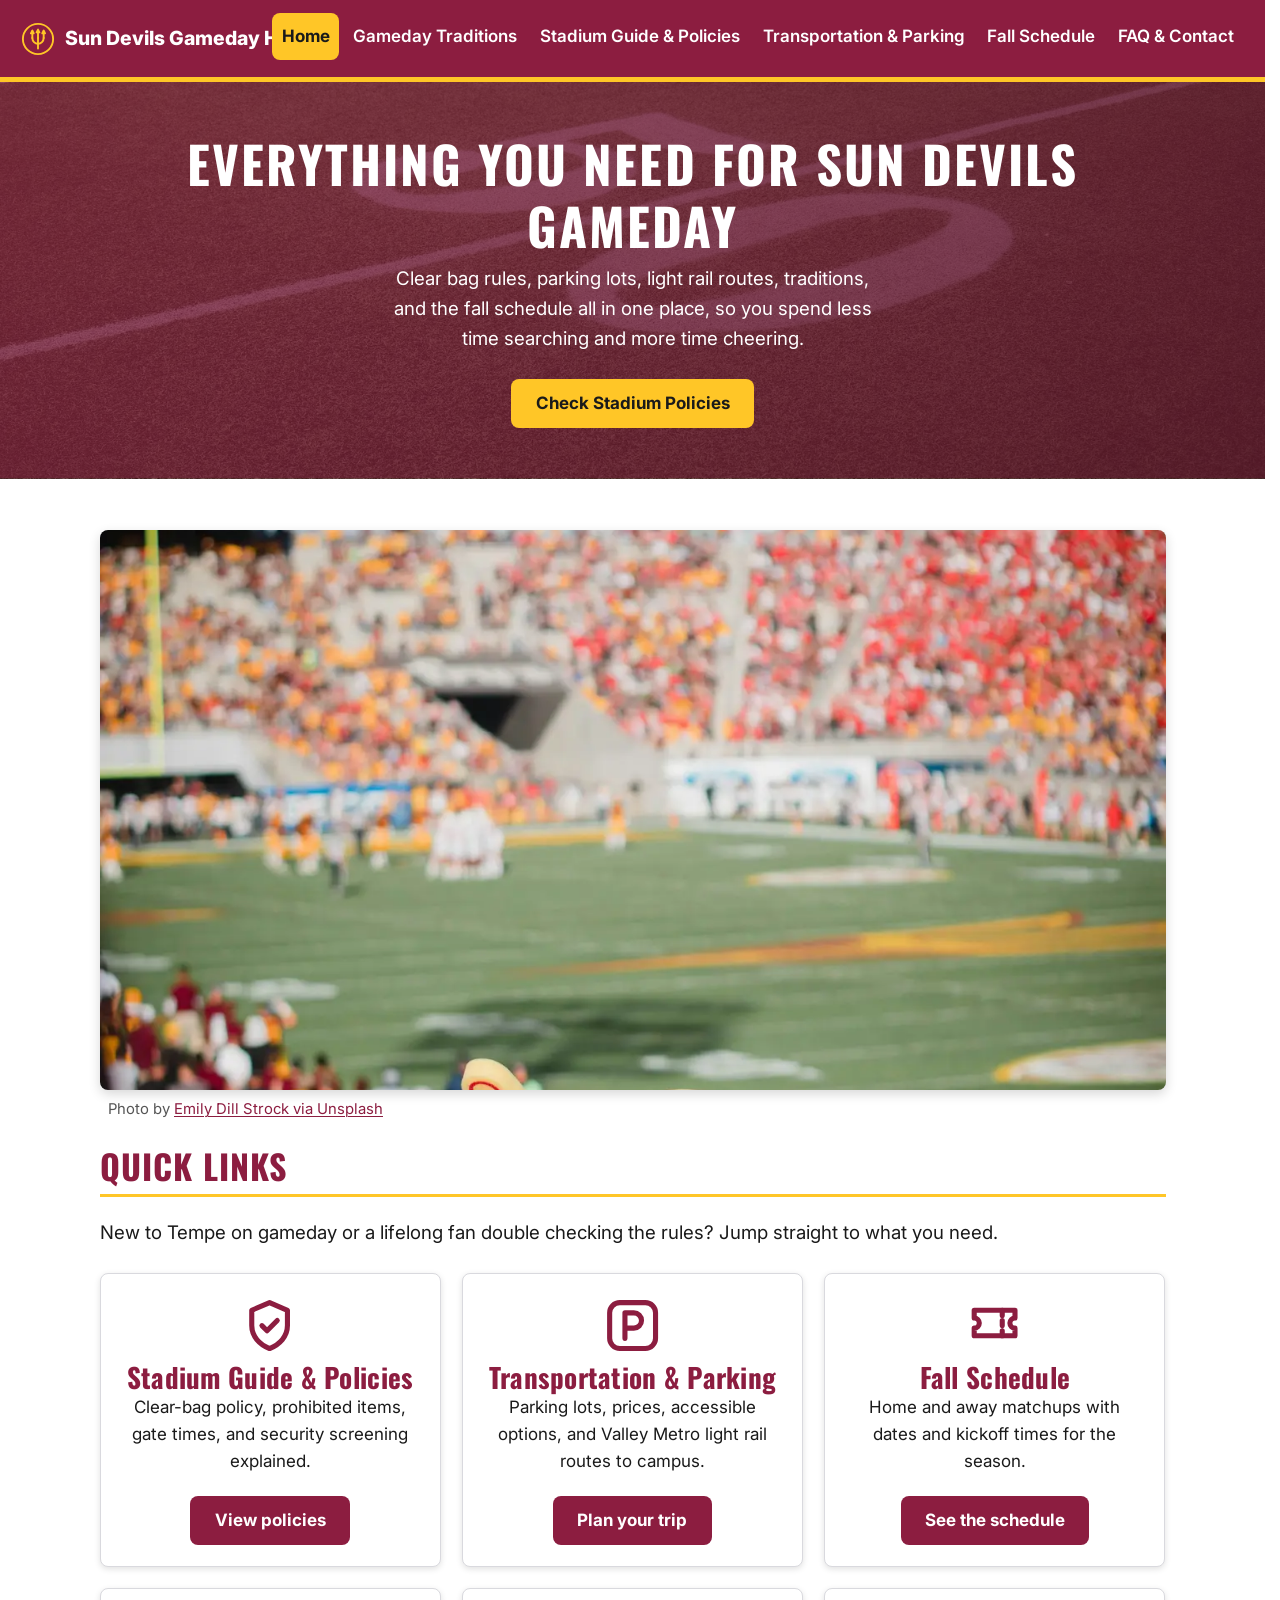
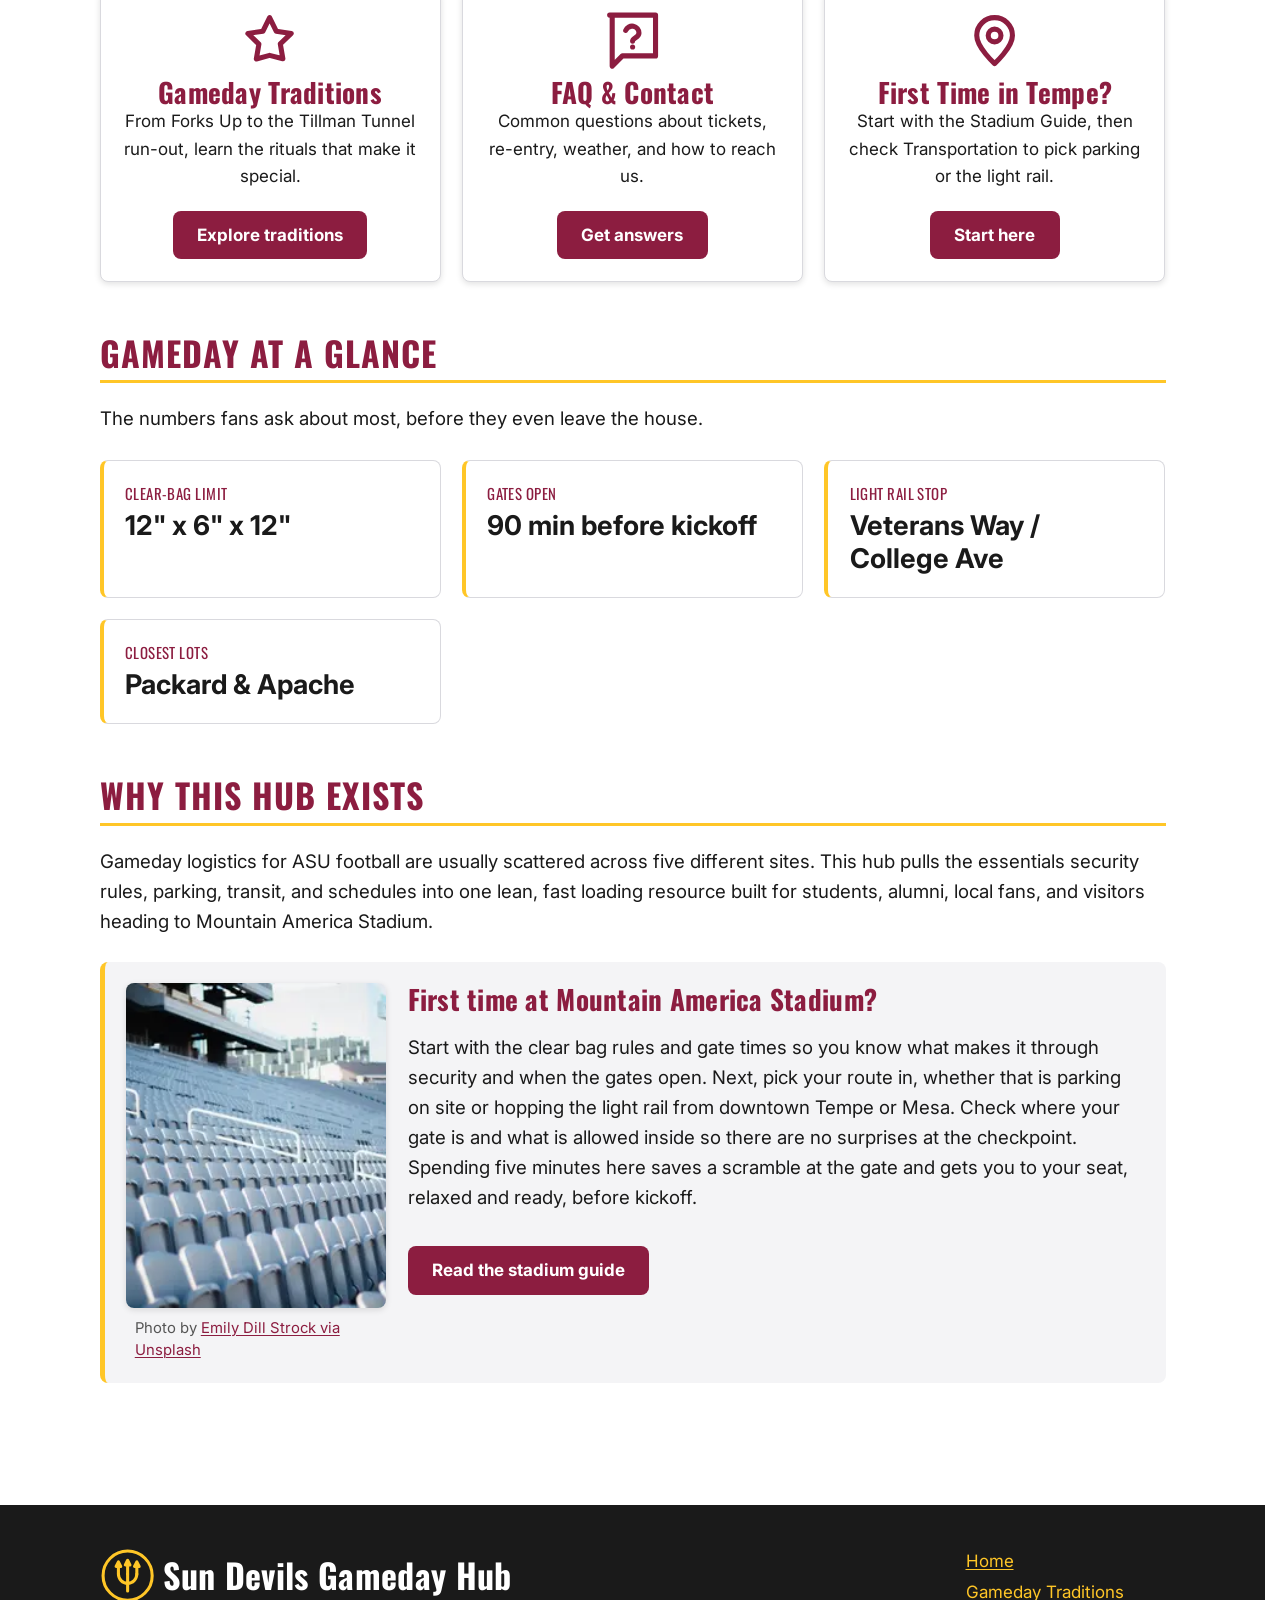
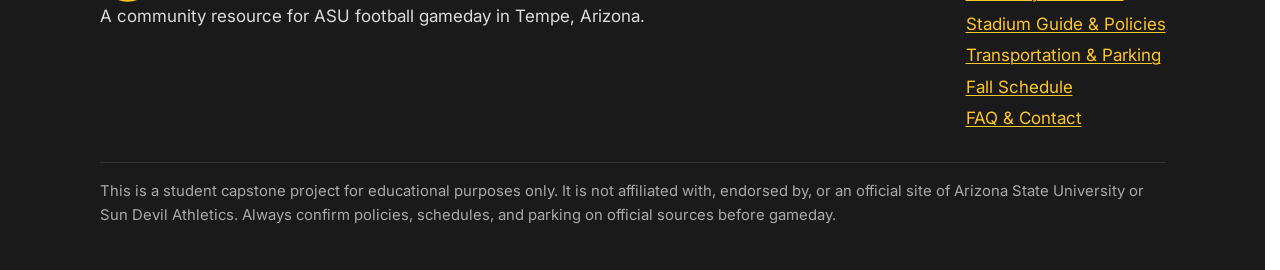
<file: index.html>
<!--
  index.html — Home
  ASU Sun Devils Football Gameday Hub — Final Production Website Capstone
  Author: Rey Olvera | GIT 515 Advanced Web Coding | Professor Hillerman

  Semantic HTML5 landing page: orients visitors and routes them through the
  Quick Links grid and the Gameday at a Glance stats. Shares the site-wide
  header, no-JavaScript navigation, footer, and skip link, and carries full
  title, description, canonical, and social metadata for discoverability.
-->
<!DOCTYPE html>
<html lang="en">
<head>
  <!-- Page setup -->
  <meta charset="UTF-8">
  <meta name="viewport" content="width=device-width, initial-scale=1.0">
  <title>Home | ASU Sun Devils Gameday Hub</title>
  <meta name="description" content="Your one stop gameday hub for ASU Sun Devils football clear-bag rules, parking, light rail, traditions, and the fall schedule in Tempe.">

  <!-- Canonical URL on the published GitHub Pages host
       (also used in the og:url and image URLs below). -->
  <link rel="canonical" href="https://raolvera.github.io/Olvera-Rey-ProductionWebsiteCapstone/index.html">

  <!-- Open Graph metadata for social link previews. Values mirror the visible
       page content. The image path is absolute because social crawlers do not
       resolve relative URLs. -->
  <meta property="og:type" content="website">
  <meta property="og:title" content="ASU Sun Devils Gameday Hub">
  <meta property="og:description" content="Clear-bag rules, parking, light rail, traditions, and the fall schedule for ASU Sun Devils football in Tempe, all in one place.">
  <meta property="og:url" content="https://raolvera.github.io/Olvera-Rey-ProductionWebsiteCapstone/index.html">
  <meta property="og:image" content="https://raolvera.github.io/Olvera-Rey-ProductionWebsiteCapstone/images/gameday-crowd-1600.jpg">
  <meta property="og:image:alt" content="A fan raises a yellow foam pitchfork hand above a packed maroon-and-gold gameday crowd in Tempe.">
  <meta property="og:site_name" content="Sun Devils Gameday Hub">

  <!-- Twitter/X card. Reuses the Open Graph image via summary_large_image. -->
  <meta name="twitter:card" content="summary_large_image">
  <meta name="twitter:title" content="ASU Sun Devils Gameday Hub">
  <meta name="twitter:description" content="Clear-bag rules, parking, light rail, traditions, and the fall schedule for ASU Sun Devils football in Tempe, all in one place.">
  <meta name="twitter:image" content="https://raolvera.github.io/Olvera-Rey-ProductionWebsiteCapstone/images/gameday-crowd-1600.jpg">

  <!-- Fonts and stylesheet -->
  <link rel="preconnect" href="https://fonts.googleapis.com">
  <link rel="preconnect" href="https://fonts.gstatic.com" crossorigin>
  <link rel="stylesheet" href="https://fonts.googleapis.com/css2?family=Inter:wght@400;600&family=Oswald:wght@600;700&display=optional">

  <!-- Favicon SVG brand mark, stays crisp on any screen -->
  <link rel="icon" type="image/svg+xml" href="images/favicon.svg">

  <link rel="stylesheet" href="styles.css">
</head>
<body>
  <!-- Skip link for keyboard users -->
  <a class="skip-link" href="#main">Skip to main content</a>

  <!-- Header -->
  <header class="site-header">
    <div class="container">
      <!-- Logo -->
      <a class="brand" href="index.html">
        <!-- Brand logo, an SVG trident. The text names the site, so the logo
             is decorative and aria hidden. Gold comes from currentColor. -->
        <svg class="pitchfork" viewBox="-6 -8 36 36" fill="none" stroke="currentColor"
             stroke-width="2" stroke-linecap="round" stroke-linejoin="round"
             aria-hidden="true" focusable="false">
          <!-- Outer circle -->
          <circle cx="12" cy="10" r="16"/>
          <!-- Three caps on the tine tips -->
          <path d="M4.5 4 L7.5 4 L6 1 Z"/>
          <path d="M10.5 3 L13.5 3 L12 0 Z"/>
          <path d="M16.5 4 L19.5 4 L18 1 Z"/>
          <!-- Tines, bowl, and handle -->
          <path d="M6 4v5M12 3v6M18 4v5"/>
          <path d="M6 9a6 6 0 0 0 12 0"/>
          <path d="M12 9v11"/>
        </svg>
        <span>Sun Devils Gameday Hub</span>
      </a>

      <!-- Menu button. This checkbox opens the menu, so it needs a name and
           must stay in the accessibility tree. -->
      <input class="nav-toggle-checkbox" type="checkbox" id="nav-toggle" aria-label="Open main menu">
      <label class="nav-toggle" for="nav-toggle"><span aria-hidden="true">☰</span><span class="nav-toggle-label"> Menu</span></label>

      <!-- Nav links -->
      <nav class="main-nav" aria-label="Primary">
        <ul>
          <li><a href="index.html" aria-current="page">Home</a></li>
          <li><a href="traditions.html">Gameday Traditions</a></li>
          <li><a href="stadium.html">Stadium Guide &amp; Policies</a></li>
          <!-- Transportation & Parking -->
          <li><a href="transportation.html">Transportation &amp; Parking</a></li>
          <li><a href="schedule.html">Fall Schedule</a></li>
          <li><a href="faq.html">FAQ &amp; Contact</a></li>
        </ul>
      </nav>
    </div>
  </header>

  <!-- Main content. The tabindex of minus 1 lets the skip link move focus
       here, so keyboard users land in the content. -->
  <main id="main" tabindex="-1">
    <!-- Hero. Sits inside main so it is part of a landmark. -->
    <section class="hero">
      <div class="container">
        <h1>Everything You Need for Sun Devils Gameday</h1>
        <p>Clear bag rules, parking lots, light rail routes, traditions, and the fall schedule all in one place, so you spend less time searching and more time cheering.</p>
        <a class="btn" href="stadium.html">Check Stadium Policies</a>
      </div>
    </section>

    <div class="container">
      <!-- Home hero photo, a real gameday crowd shot, so it gets real alt text
           and a credit below. WebP first with a JPEG fallback, and width,
           height, and aspect ratio hold the box so nothing jumps as it loads. -->
      <figure class="feature-figure feature-figure--hero">
        <picture>
          <source type="image/webp"
                  srcset="images/gameday-crowd-640.webp 640w,
                          images/gameday-crowd-960.webp 960w,
                          images/gameday-crowd-1280.webp 1280w,
                          images/gameday-crowd-1600.webp 1600w,
                          images/gameday-crowd-2000.webp 2000w"
                  sizes="(min-width: 1100px) 1100px, 100vw">
          <img class="feature-img hero-photo"
               src="images/gameday-crowd-1280.jpg"
               srcset="images/gameday-crowd-640.jpg 640w,
                       images/gameday-crowd-960.jpg 960w,
                       images/gameday-crowd-1280.jpg 1280w,
                       images/gameday-crowd-1600.jpg 1600w,
                       images/gameday-crowd-2000.jpg 2000w"
               sizes="(min-width: 1100px) 1100px, 100vw"
               alt="A fan raises a yellow foam pitchfork hand above a packed maroon-and-gold crowd, with players on the sunlit field below during a gameday in Tempe."
               width="1280" height="1920"
               decoding="async" fetchpriority="high">
        </picture>
        <figcaption class="media-credit">
          Photo by
          <a href="https://unsplash.com/photos/a-crowd-of-people-at-a-football-game-VJt9Azdu6O8" rel="noopener noreferrer" target="_blank">Emily Dill Strock via Unsplash<span class="sr-only"> (opens in a new tab)</span></a>
        </figcaption>
      </figure>

      <!-- Quick links -->
      <section aria-labelledby="quick-links-title">
        <h2 class="section-title" id="quick-links-title">Quick Links</h2>
        <p class="lede">New to Tempe on gameday or a lifelong fan double checking the rules? Jump straight to what you need.</p>

        <div class="card-grid cols-3">
          <!-- Stadium card, decorative shield icon, aria hidden -->
          <article class="card">
            <h3>
              <svg class="card-icon" viewBox="0 0 24 24" fill="none"
                   stroke="currentColor" stroke-width="2"
                   stroke-linecap="round" stroke-linejoin="round"
                   aria-hidden="true" focusable="false">
                <path d="M12 3l7 3v6c0 4.2-3 7.4-7 9-4-1.6-7-4.8-7-9V6l7-3z"/>
                <path d="M9 12l2 2 4-4"/>
              </svg>
              Stadium Guide &amp; Policies
            </h3>
            <p>Clear-bag policy, prohibited items, gate times, and security screening explained.</p>
            <a class="btn" href="stadium.html">View policies</a>
          </article>

          <!-- Card icons are inline SVG, decorative and aria hidden, so CSS
               can tint them via currentColor. -->
          <!-- Transportation card, decorative parking icon, aria hidden -->
          <article class="card">
            <h3><svg class="card-icon" viewBox="0 0 24 24" fill="none" stroke="currentColor" stroke-width="2" stroke-linecap="round" stroke-linejoin="round" aria-hidden="true" focusable="false"><rect x="3" y="3" width="18" height="18" rx="4"/><path d="M9 17V7h3.5a3 3 0 0 1 0 6H9"/></svg> Transportation &amp; Parking</h3>
            <p>Parking lots, prices, accessible options, and Valley Metro light rail routes to campus.</p>
            <a class="btn" href="transportation.html">Plan your trip</a>
          </article>

          <!-- Schedule card, decorative ticket icon, aria hidden -->
          <article class="card">
            <h3><svg class="card-icon" viewBox="0 0 24 24" fill="none" stroke="currentColor" stroke-width="2" stroke-linecap="round" stroke-linejoin="round" aria-hidden="true" focusable="false"><path d="M4 6h16v3a2 2 0 0 0 0 4v3H4v-3a2 2 0 0 0 0-4V6z"/><path d="M15 6v12" stroke-dasharray="2 2"/></svg> Fall Schedule</h3>
            <p>Home and away matchups with dates and kickoff times for the season.</p>
            <a class="btn" href="schedule.html">See the schedule</a>
          </article>

          <!-- Traditions card, decorative star icon, aria hidden -->
          <article class="card">
            <h3><svg class="card-icon" viewBox="0 0 24 24" fill="none" stroke="currentColor" stroke-width="2" stroke-linecap="round" stroke-linejoin="round" aria-hidden="true" focusable="false"><path d="M12 3l2.6 5.3 5.9.9-4.3 4.1 1 5.8L12 17.8 6.8 19.2l1-5.8L3.5 9.2l5.9-.9L12 3z"/></svg> Gameday Traditions</h3>
            <p>From Forks Up to the Tillman Tunnel run-out, learn the rituals that make it special.</p>
            <a class="btn" href="traditions.html">Explore traditions</a>
          </article>

          <!-- FAQ card, decorative question bubble icon, aria hidden -->
          <article class="card">
            <h3><svg class="card-icon" viewBox="0 0 24 24" fill="none" stroke="currentColor" stroke-width="2" stroke-linecap="round" stroke-linejoin="round" aria-hidden="true" focusable="false"><path d="M3 2h18v16H8l-4 4V2z"/><path d="M9.3 8a2.7 2.7 0 0 1 5.2 1c0 1.8-2.5 2-2.5 3.2"/><path d="M12 14.5h.01"/></svg> FAQ &amp; Contact</h3>
            <p>Common questions about tickets, re-entry, weather, and how to reach us.</p>
            <a class="btn" href="faq.html">Get answers</a>
          </article>

          <!-- First time visitor card, decorative map pin icon, aria hidden -->
          <article class="card">
            <h3><svg class="card-icon" viewBox="0 0 24 24" fill="none" stroke="currentColor" stroke-width="2" stroke-linecap="round" stroke-linejoin="round" aria-hidden="true" focusable="false"><path d="M12 21s7-6.3 7-11a7 7 0 0 0-14 0c0 4.7 7 11 7 11z"/><circle cx="12" cy="10" r="2.5"/></svg> First Time in Tempe?</h3>
            <p>Start with the Stadium Guide, then check Transportation to pick parking or the light rail.</p>
            <a class="btn" href="stadium.html">Start here</a>
          </article>
        </div>
      </section>

      <!-- Gameday at a glance stat grid, auto fill and subgrid -->
      <section aria-labelledby="glance-title">
        <h2 class="section-title" id="glance-title">Gameday at a Glance</h2>
        <p class="lede">The numbers fans ask about most, before they even leave the house.</p>

        <dl class="stat-grid">
          <div class="stat">
            <dt>Clear-bag limit</dt>
            <dd>12" x 6" x 12"</dd>
          </div>
          <div class="stat">
            <dt>Gates open</dt>
            <dd>90 min before kickoff</dd>
          </div>
          <div class="stat">
            <dt>Light rail stop</dt>
            <dd>Veterans Way / College Ave</dd>
          </div>
          <div class="stat">
            <dt>Closest lots</dt>
            <dd>Packard &amp; Apache</dd>
          </div>
        </dl>
      </section>

      <!-- About -->
      <section aria-labelledby="about-title">
        <h2 class="section-title" id="about-title">Why This Hub Exists</h2>
        <p class="lede">Gameday logistics for ASU football are usually scattered across five different sites. This hub pulls the essentials security rules, parking, transit, and schedules into one lean, fast loading resource built for students, alumni, local fans, and visitors heading to Mountain America Stadium.</p>

        <!-- Spotlight container query block. Side by side in a wide column,
             stacks in a narrow one. It responds to its container, not the
             screen. -->
        <div class="spotlight-wrap">
          <div class="spotlight">
            <!-- Spotlight photo of empty seats. The text beside it makes the
                 point, so the alt stays short. Same picture setup, WebP
                 first with a JPEG fallback, and
                 width, height, and aspect ratio hold the space. Credited below. -->
            <figure class="spotlight-figure">
              <picture>
                <source type="image/webp"
                        srcset="images/stadium-seats-400.webp 400w,
                                images/stadium-seats-640.webp 640w,
                                images/stadium-seats-900.webp 900w"
                        sizes="(min-width: 30rem) 260px, 90vw">
                <img class="spotlight-media"
                     src="images/stadium-seats-400.jpg"
                     srcset="images/stadium-seats-400.jpg 400w,
                             images/stadium-seats-640.jpg 640w,
                             images/stadium-seats-900.jpg 900w"
                     sizes="(min-width: 30rem) 260px, 90vw"
                     alt="Rows of empty stadium seats sweeping up toward the upper deck on a bright day."
                     width="900" height="600" loading="lazy" decoding="async">
              </picture>
              <figcaption class="media-credit media-credit--spotlight">
                Photo by
                <a href="https://unsplash.com/photos/empty-stadium-seats-in-a-stadium-Krst9YbAQnQ" rel="noopener noreferrer" target="_blank">Emily Dill Strock via Unsplash<span class="sr-only"> (opens in a new tab)</span></a>
              </figcaption>
            </figure>
            <div class="spotlight-body">
              <h3>First time at Mountain America Stadium?</h3>
              <p>Start with the clear bag rules and gate times so you know what makes it through security and when the gates open. Next, pick your route in, whether that is parking on site or hopping the light rail from downtown Tempe or Mesa. Check where your gate is and what is allowed inside so there are no surprises at the checkpoint. Spending five minutes here saves a scramble at the gate and gets you to your seat, relaxed and ready, before kickoff.</p>
              <a class="btn" href="stadium.html">Read the stadium guide</a>
            </div>
          </div>
        </div>
      </section>
    </div>
  </main>

  <!-- Footer -->
  <footer class="site-footer">
    <div class="container">
      <div class="footer-grid">
        <div>
          <!-- Footer logo, larger copy of the header trident -->
          <h2 class="footer-brand">
            <svg class="footer-logo" viewBox="-6 -8 36 36" fill="none" stroke="currentColor"
                 stroke-width="2" stroke-linecap="round" stroke-linejoin="round"
                 aria-hidden="true" focusable="false">
              <circle cx="12" cy="10" r="16"/>
              <path d="M4.5 4 L7.5 4 L6 1 Z"/>
              <path d="M10.5 3 L13.5 3 L12 0 Z"/>
              <path d="M16.5 4 L19.5 4 L18 1 Z"/>
              <path d="M6 4v5M12 3v6M18 4v5"/>
              <path d="M6 9a6 6 0 0 0 12 0"/>
              <path d="M12 9v11"/>
            </svg>
            Sun Devils Gameday Hub
          </h2>
          <p>A community resource for ASU football gameday in Tempe, Arizona.</p>
        </div>
        <!-- Footer nav -->
        <nav aria-label="Footer">
          <ul>
            <li><a href="index.html">Home</a></li>
            <li><a href="traditions.html">Gameday Traditions</a></li>
            <li><a href="stadium.html">Stadium Guide &amp; Policies</a></li>
            <!-- Transportation & Parking -->
            <li><a href="transportation.html">Transportation &amp; Parking</a></li>
            <li><a href="schedule.html">Fall Schedule</a></li>
            <li><a href="faq.html">FAQ &amp; Contact</a></li>
          </ul>
        </nav>
      </div>
      <!-- Disclaimer -->
      <p class="disclaimer">
        This is a student capstone project for educational purposes only. It is not affiliated with, endorsed by, or an official site of Arizona State University or Sun Devil Athletics. Always confirm policies, schedules, and parking on official sources before gameday.
      </p>
    </div>
  </footer>
</body>
</html>
</file>
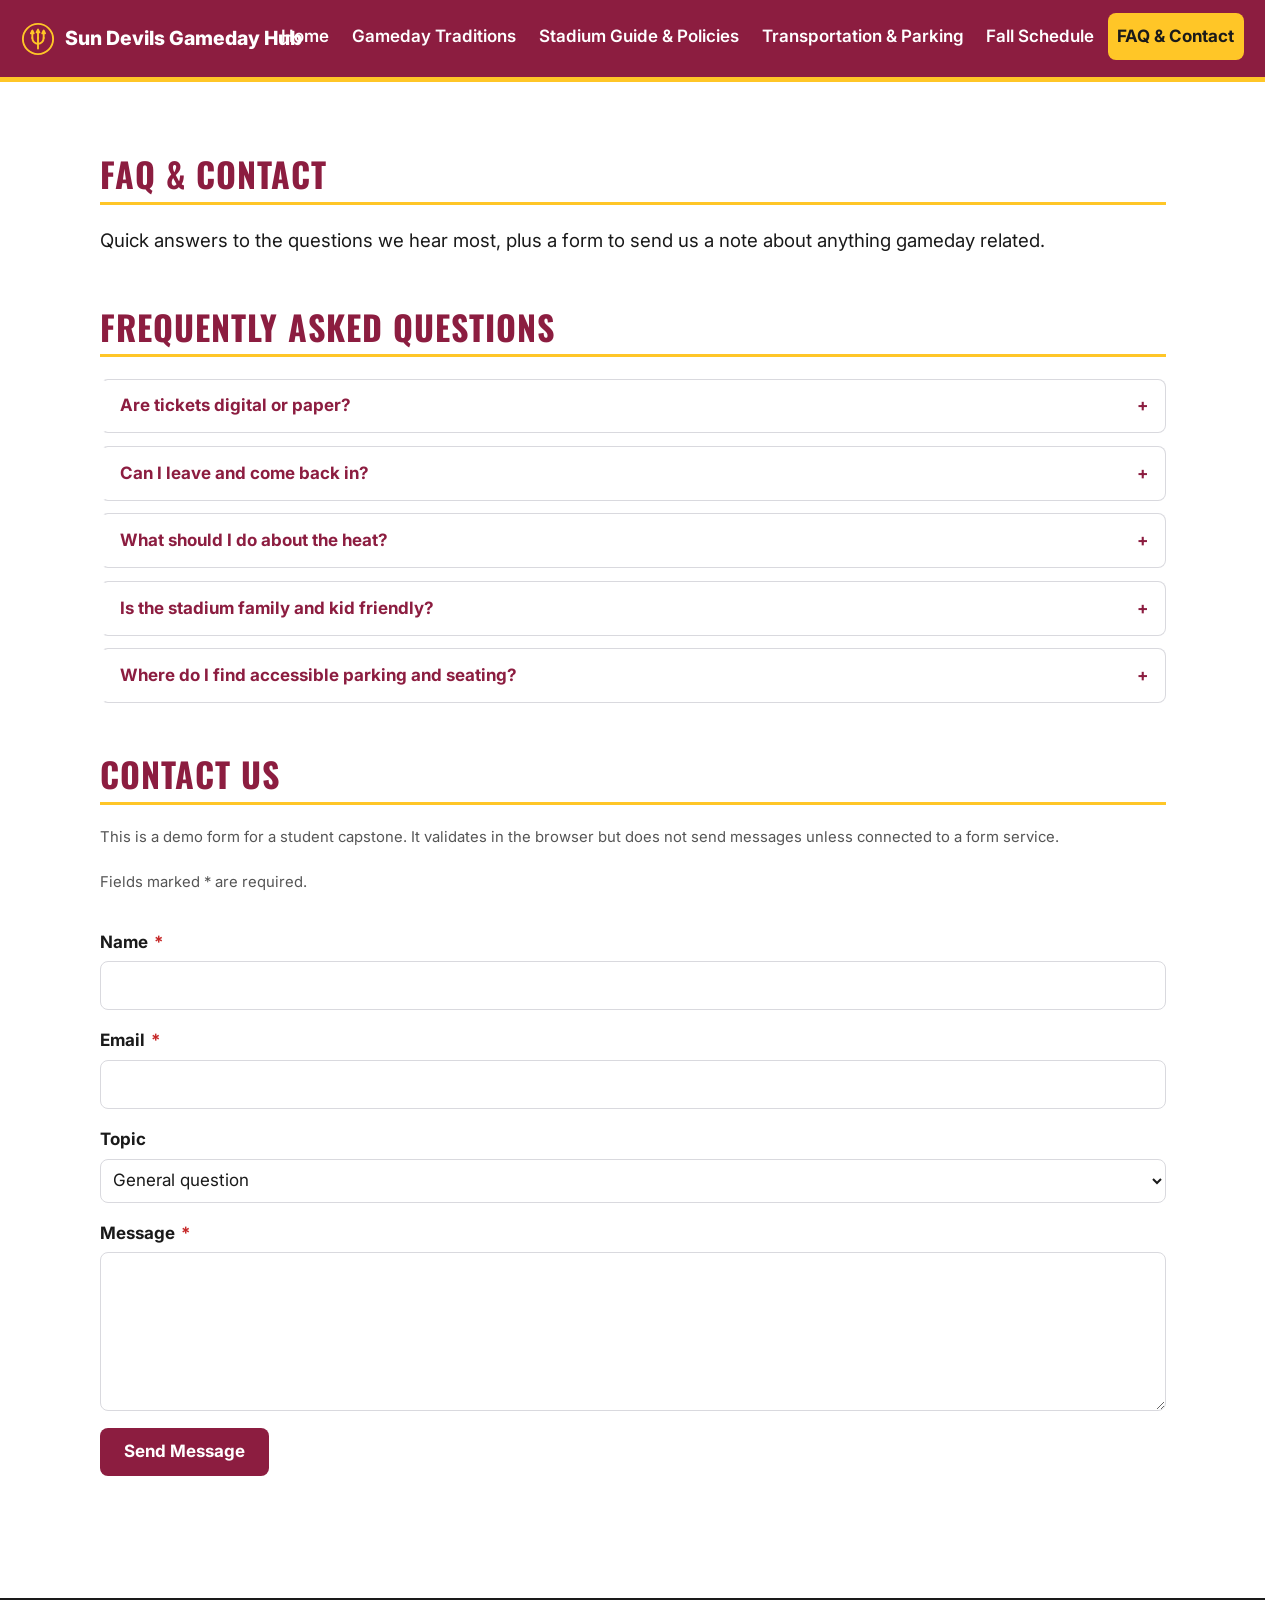
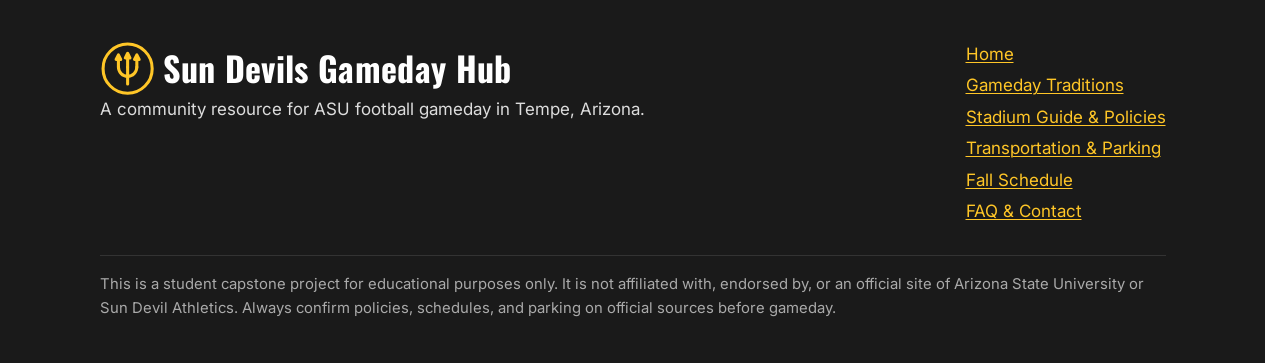
<file: faq.html>
<!--
  faq.html — FAQ and Contact
  ASU Sun Devils Football Gameday Hub — Final Production Website Capstone
  Author: Rey Olvera | GIT 515 Advanced Web Coding | Professor Hillerman

  Semantic HTML5 page with a details/summary accordion, an accessible contact
  form with labeled required fields, and FAQPage structured data (JSON-LD)
  mirroring the visible questions. Shares the site-wide header, no-JavaScript
  navigation, footer, and skip link, and carries full metadata for
  discoverability.
-->
<!DOCTYPE html>
<html lang="en">
<head>
  <!-- Page setup -->
  <meta charset="UTF-8">
  <meta name="viewport" content="width=device-width, initial-scale=1.0">
  <title>FAQ &amp; Contact | ASU Sun Devils Gameday Hub</title>
  <meta name="description" content="Frequently asked questions about ASU Sun Devils gameday: tickets, re-entry, weather, kids, and accessibility, plus a contact form to reach the hub.">

  <!-- Canonical URL on the published GitHub Pages host
       (also used in the og:url and image URLs below). -->
  <link rel="canonical" href="https://raolvera.github.io/Olvera-Rey-ProductionWebsiteCapstone/faq.html">

  <!-- Open Graph metadata for social link previews (Facebook, LinkedIn, etc.).
       Values mirror the visible page content. The image path is absolute
       because social crawlers do not resolve relative URLs. -->
  <meta property="og:type" content="website">
  <meta property="og:title" content="FAQ & Contact | ASU Sun Devils Gameday Hub">
  <meta property="og:description" content="Quick answers about ASU Sun Devils gameday: digital tickets, re-entry, heat, kids, and accessible parking and seating, plus a contact form.">
  <meta property="og:url" content="https://raolvera.github.io/Olvera-Rey-ProductionWebsiteCapstone/faq.html">
  <meta property="og:image" content="https://raolvera.github.io/Olvera-Rey-ProductionWebsiteCapstone/images/gameday-crowd-1280.jpg">
  <meta property="og:image:alt" content="A fan raises a yellow foam pitchfork hand above a packed maroon-and-gold gameday crowd in Tempe.">
  <meta property="og:site_name" content="Sun Devils Gameday Hub">

  <!-- Twitter/X card. Reuses the Open Graph image via summary_large_image. -->
  <meta name="twitter:card" content="summary_large_image">
  <meta name="twitter:title" content="FAQ & Contact | ASU Sun Devils Gameday Hub">
  <meta name="twitter:description" content="Quick answers about ASU Sun Devils gameday: digital tickets, re-entry, heat, kids, and accessible parking and seating, plus a contact form.">
  <meta name="twitter:image" content="https://raolvera.github.io/Olvera-Rey-ProductionWebsiteCapstone/images/gameday-crowd-1280.jpg">

  <!-- Structured data: FAQPage. Each entry below matches, word for word in
       substance, a question and answer that is visible on this page. Do not
       add Q&As here that a visitor cannot see on the rendered page. -->
  <script type="application/ld+json">
  {
    "@context": "https://schema.org",
    "@type": "FAQPage",
    "mainEntity": [
      {
        "@type": "Question",
        "name": "Are tickets digital or paper?",
        "acceptedAnswer": {
          "@type": "Answer",
          "text": "Tickets are almost always mobile/digital. Add them to your phone wallet and take a screenshot as a backup before you leave home."
        }
      },
      {
        "@type": "Question",
        "name": "Can I leave and come back in?",
        "acceptedAnswer": {
          "@type": "Answer",
          "text": "Most games are no re-entry. Once you exit, you generally can't be readmitted on the same ticket, so plan your trips out accordingly."
        }
      },
      {
        "@type": "Question",
        "name": "What should I do about the heat?",
        "acceptedAnswer": {
          "@type": "Answer",
          "text": "Early-season Tempe games can be very hot. Wear light colors, use sunscreen, and take advantage of shaded concourses and water stations inside."
        }
      },
      {
        "@type": "Question",
        "name": "Is the stadium family and kid friendly?",
        "acceptedAnswer": {
          "@type": "Answer",
          "text": "Yes. Children who occupy a seat need a ticket. Remember diaper bags must follow the clear-bag policy on the Stadium Guide page."
        }
      },
      {
        "@type": "Question",
        "name": "Where do I find accessible parking and seating?",
        "acceptedAnswer": {
          "@type": "Answer",
          "text": "Accessible (ADA) parking is available with a valid placard or plate; arrive early. See the Transportation & Parking page for lots and light rail options."
        }
      }
    ]
  }
  </script>

  <!-- Inter (body) and Oswald (headings) from Google Fonts.
       display=optional shows the fallback immediately and only swaps in the
       web font if it loads almost instantly, which avoids layout shift. -->
  <link rel="preconnect" href="https://fonts.googleapis.com">
  <link rel="preconnect" href="https://fonts.gstatic.com" crossorigin>
  <link rel="stylesheet" href="https://fonts.googleapis.com/css2?family=Inter:wght@400;600&family=Oswald:wght@600;700&display=optional">

  <!-- Favicon SVG brand mark, stays crisp on any screen -->
  <link rel="icon" type="image/svg+xml" href="images/favicon.svg">

  <link rel="stylesheet" href="styles.css">
</head>
<body>
  <!-- Skip link for keyboard users -->
  <a class="skip-link" href="#main">Skip to main content</a>

  <!-- Header -->
  <header class="site-header">
    <div class="container">
      <!-- Logo -->
      <a class="brand" href="index.html">
        <!-- Brand logo, inline SVG trident, decorative and aria hidden, gold via currentColor -->
        <svg class="pitchfork" viewBox="-6 -8 36 36" fill="none" stroke="currentColor"
             stroke-width="2" stroke-linecap="round" stroke-linejoin="round"
             aria-hidden="true" focusable="false">
          <!-- Outer circle -->
          <circle cx="12" cy="10" r="16"/>
          <!-- Three caps on the tine tips -->
          <path d="M4.5 4 L7.5 4 L6 1 Z"/>
          <path d="M10.5 3 L13.5 3 L12 0 Z"/>
          <path d="M16.5 4 L19.5 4 L18 1 Z"/>
          <!-- Tines, bowl, and handle -->
          <path d="M6 4v5M12 3v6M18 4v5"/>
          <path d="M6 9a6 6 0 0 0 12 0"/>
          <path d="M12 9v11"/>
        </svg>
        <span>Sun Devils Gameday Hub</span>
      </a>

      <!-- Menu button. This checkbox opens the menu, so it needs a name and
           must stay visible to screen readers. -->
      <input class="nav-toggle-checkbox" type="checkbox" id="nav-toggle" aria-label="Open main menu">
      <label class="nav-toggle" for="nav-toggle"><span aria-hidden="true">☰</span><span class="nav-toggle-label"> Menu</span></label>

      <!-- Nav links -->
      <nav class="main-nav" aria-label="Primary">
        <ul>
          <li><a href="index.html">Home</a></li>
          <li><a href="traditions.html">Gameday Traditions</a></li>
          <li><a href="stadium.html">Stadium Guide &amp; Policies</a></li>
          <!-- Transportation & Parking -->
          <li><a href="transportation.html">Transportation &amp; Parking</a></li>
          <li><a href="schedule.html">Fall Schedule</a></li>
          <li><a href="faq.html" aria-current="page">FAQ &amp; Contact</a></li>
        </ul>
      </nav>
    </div>
  </header>

  <!-- Main content. tabindex="-1" lets the skip link move focus here, so
       keyboard users land in the content. -->
  <main id="main" tabindex="-1">
    <div class="container">
      <!-- Page intro -->
      <section aria-labelledby="page-title">
        <h1 class="section-title" id="page-title">FAQ &amp; Contact</h1>
        <p class="lede">Quick answers to the questions we hear most, plus a form to send us a note about anything gameday related.</p>
      </section>

      <!-- FAQ accordion -->
      <section class="faq" aria-labelledby="faq-title">
        <h2 class="section-title" id="faq-title">Frequently Asked Questions</h2>

        <details>
          <summary>Are tickets digital or paper?</summary>
          <p>Tickets are almost always mobile/digital. Add them to your phone wallet and take a screenshot as a backup before you leave home.</p>
        </details>

        <details>
          <summary>Can I leave and come back in?</summary>
          <p>Most games are no re-entry. Once you exit, you generally can't be readmitted on the same ticket, so plan your trips out accordingly.</p>
        </details>

        <details>
          <summary>What should I do about the heat?</summary>
          <p>Early-season Tempe games can be very hot. Wear light colors, use sunscreen, and take advantage of shaded concourses and water stations inside.</p>
        </details>

        <details>
          <summary>Is the stadium family and kid friendly?</summary>
          <p>Yes. Children who occupy a seat need a ticket. Remember diaper bags must follow the clear-bag policy on the Stadium Guide page.</p>
        </details>

        <details>
          <summary>Where do I find accessible parking and seating?</summary>
          <p>Accessible (ADA) parking is available with a valid placard or plate; arrive early. See the Transportation &amp; Parking page for lots and light rail options.</p>
        </details>
      </section>

      <!-- Contact form -->
      <section aria-labelledby="contact-title">
        <h2 class="section-title" id="contact-title">Contact Us</h2>
        <p class="form-note">This is a demo form for a student capstone. It validates in the browser but does not send messages unless connected to a form service.</p>

        <!-- The required fields note comes before the inputs and is linked
             to each required field with aria-describedby, so a screen reader
             hears the rule first. The star is kept for sighted users, and the
             required state is set in code with required, aria-required, and a
             screen-reader-only word "required". -->
        <form class="contact-form" action="#" method="post" novalidate>
          <p class="form-note" id="required-note">
            Fields marked <span class="req" aria-hidden="true">*</span> are required.
          </p>

          <div class="field">
            <label for="name">Name <span class="req" aria-hidden="true">*</span><span class="sr-only"> (required)</span></label>
            <input type="text" id="name" name="name" autocomplete="name" required aria-required="true" aria-describedby="required-note">
          </div>

          <div class="field">
            <label for="email">Email <span class="req" aria-hidden="true">*</span><span class="sr-only"> (required)</span></label>
            <input type="email" id="email" name="email" autocomplete="email" required aria-required="true" aria-describedby="required-note">
          </div>

          <div class="field">
            <label for="topic">Topic</label>
            <select id="topic" name="topic">
              <option value="general">General question</option>
              <option value="policies">Stadium policies</option>
              <option value="parking">Parking &amp; transit</option>
              <option value="schedule">Schedule</option>
            </select>
          </div>

          <div class="field">
            <label for="message">Message <span class="req" aria-hidden="true">*</span><span class="sr-only"> (required)</span></label>
            <textarea id="message" name="message" rows="5" required aria-required="true" aria-describedby="required-note"></textarea>
          </div>

          <button type="submit" class="btn">Send Message</button>
        </form>
      </section>
    </div>
  </main>

  <!-- Footer -->
  <footer class="site-footer">
    <div class="container">
      <div class="footer-grid">
        <div>
          <!-- Footer logo larger copy of the header trident -->
          <h2 class="footer-brand">
            <svg class="footer-logo" viewBox="-6 -8 36 36" fill="none" stroke="currentColor"
                 stroke-width="2" stroke-linecap="round" stroke-linejoin="round"
                 aria-hidden="true" focusable="false">
              <circle cx="12" cy="10" r="16"/>
              <path d="M4.5 4 L7.5 4 L6 1 Z"/>
              <path d="M10.5 3 L13.5 3 L12 0 Z"/>
              <path d="M16.5 4 L19.5 4 L18 1 Z"/>
              <path d="M6 4v5M12 3v6M18 4v5"/>
              <path d="M6 9a6 6 0 0 0 12 0"/>
              <path d="M12 9v11"/>
            </svg>
            Sun Devils Gameday Hub
          </h2>
          <p>A community resource for ASU football gameday in Tempe, Arizona.</p>
        </div>
        <!-- Footer nav -->
        <nav aria-label="Footer">
          <ul>
            <li><a href="index.html">Home</a></li>
            <li><a href="traditions.html">Gameday Traditions</a></li>
            <li><a href="stadium.html">Stadium Guide &amp; Policies</a></li>
            <!-- Transportation & Parking -->
            <li><a href="transportation.html">Transportation &amp; Parking</a></li>
            <li><a href="schedule.html">Fall Schedule</a></li>
            <li><a href="faq.html">FAQ &amp; Contact</a></li>
          </ul>
        </nav>
      </div>
      <!-- Disclaimer -->
      <p class="disclaimer">
        This is a student capstone project for educational purposes only. It is not affiliated with, endorsed by, or an official site of Arizona State University or Sun Devil Athletics. Always confirm policies, schedules, and parking on official sources before gameday.
      </p>
    </div>
  </footer>
</body>
</html>
</file>
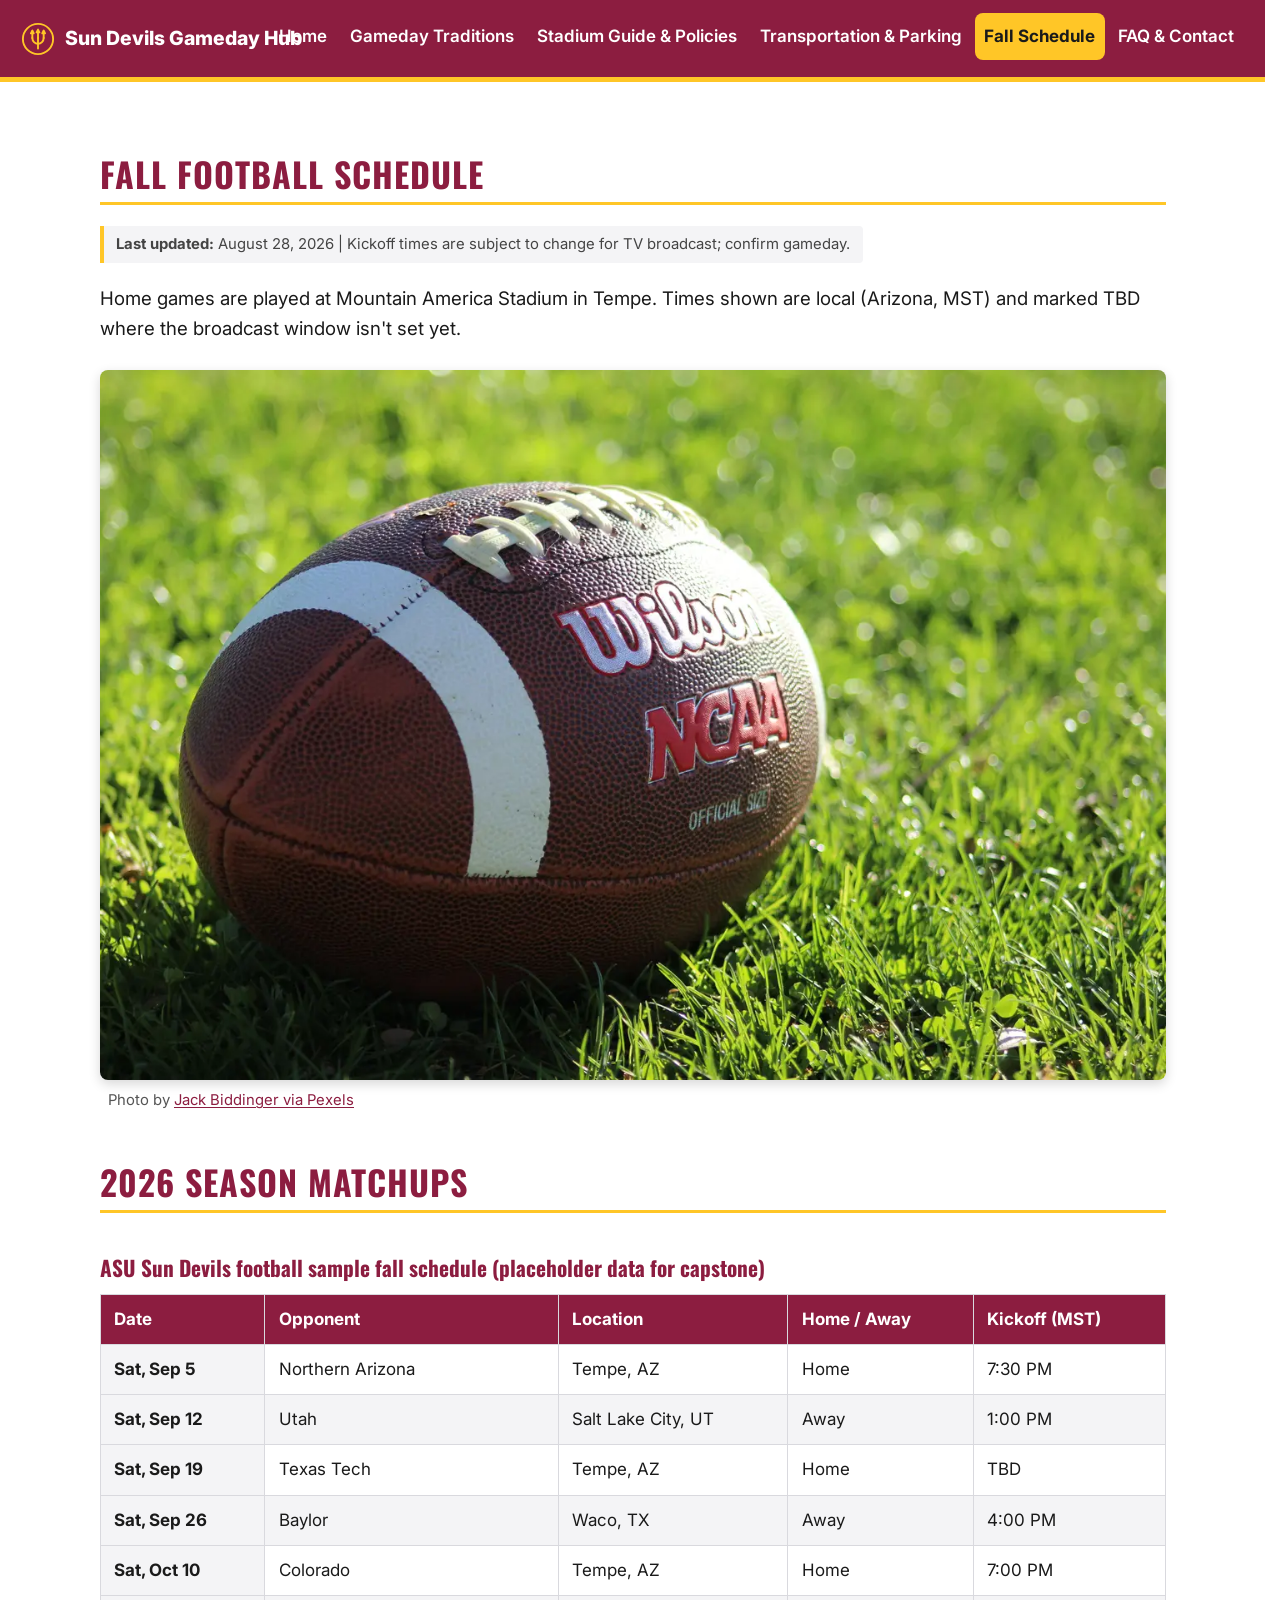
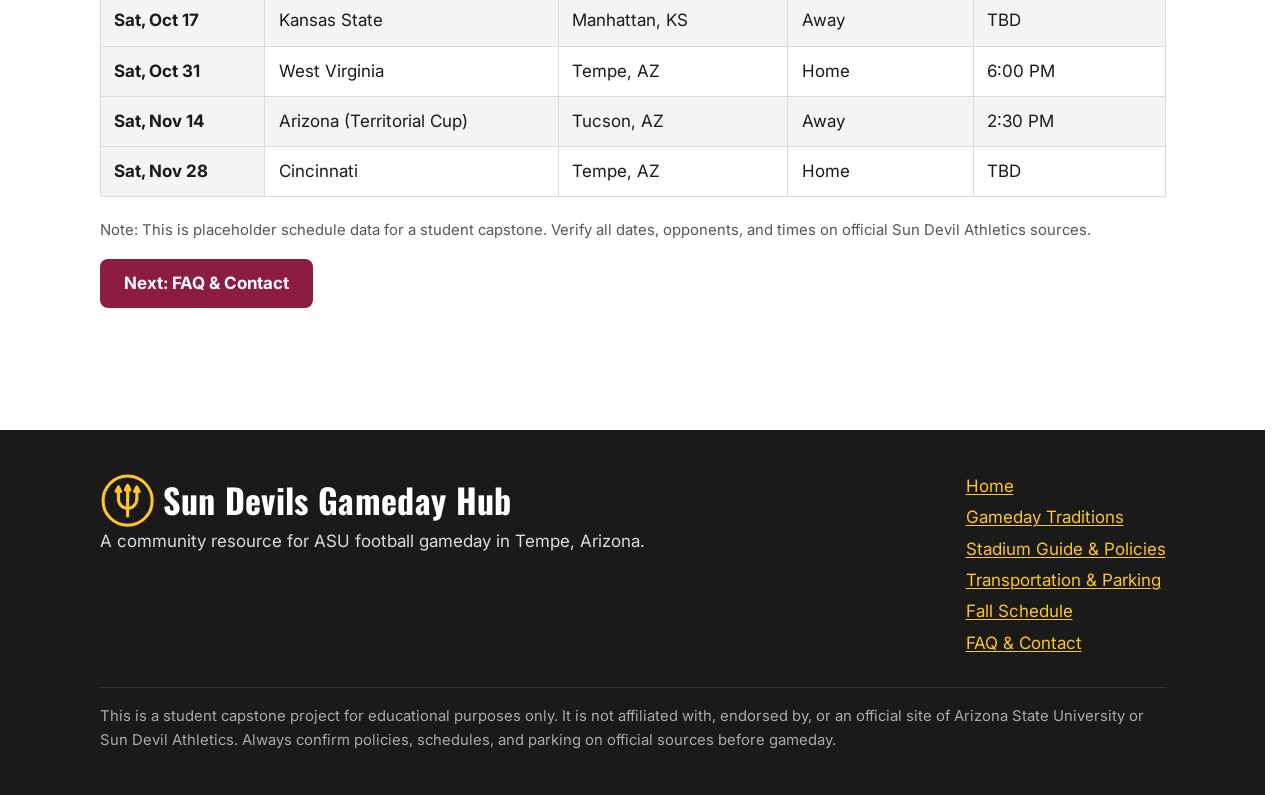
<file: schedule.html>
<!--
  schedule.html — Fall Schedule
  ASU Sun Devils Football Gameday Hub — Final Production Website Capstone
  Author: Rey Olvera | GIT 515 Advanced Web Coding | Professor Hillerman

  Semantic HTML5 page listing dates, opponents, locations, and kickoff times
  in a captioned data table (clearly labeled placeholder capstone data).
  Shares the site-wide header, no-JavaScript navigation, footer, and skip
  link, and carries full metadata for discoverability.
-->
<!DOCTYPE html>
<html lang="en">
<head>
  <!-- Page setup -->
  <meta charset="UTF-8">
  <meta name="viewport" content="width=device-width, initial-scale=1.0">
  <title>Fall Schedule | ASU Sun Devils Gameday Hub</title>
  <meta name="description" content="ASU Sun Devils football fall schedule: home and away matchups with dates, opponents, locations, and kickoff times for the season in Tempe and beyond.">

  <!-- Canonical URL on the published GitHub Pages host
       (also used in the og:url and image URLs below). -->
  <link rel="canonical" href="https://raolvera.github.io/Olvera-Rey-ProductionWebsiteCapstone/schedule.html">

  <!-- Open Graph metadata for social link previews. Values mirror the visible
       page content. The image path is absolute because social crawlers do not
       resolve relative URLs; swap the domain for the real host before launch.
       Note: no Event/SportsEvent JSON-LD here, the schedule table is clearly
       labeled placeholder capstone data, so dated-event markup is deferred. -->
  <meta property="og:type" content="website">
  <meta property="og:title" content="Fall Schedule | ASU Sun Devils Gameday Hub">
  <meta property="og:description" content="ASU Sun Devils football fall schedule: home and away matchups with dates, opponents, locations, and kickoff times for the season.">
  <meta property="og:url" content="https://raolvera.github.io/Olvera-Rey-ProductionWebsiteCapstone/schedule.html">
  <meta property="og:image" content="https://raolvera.github.io/Olvera-Rey-ProductionWebsiteCapstone/images/football-1280.jpg">
  <meta property="og:image:alt" content="A Wilson NCAA football resting on bright green grass in daylight.">
  <meta property="og:site_name" content="Sun Devils Gameday Hub">

  <!-- Twitter/X card. Reuses the Open Graph image via summary_large_image. -->
  <meta name="twitter:card" content="summary_large_image">
  <meta name="twitter:title" content="Fall Schedule | ASU Sun Devils Gameday Hub">
  <meta name="twitter:description" content="ASU Sun Devils football fall schedule: home and away matchups with dates, opponents, locations, and kickoff times for the season.">
  <meta name="twitter:image" content="https://raolvera.github.io/Olvera-Rey-ProductionWebsiteCapstone/images/football-1280.jpg">

  <!-- Inter (body) and Oswald (headings) from Google Fonts.
       display=optional shows the fallback immediately and only swaps in the
       web font if it loads almost instantly, which avoids layout shift. -->
  <link rel="preconnect" href="https://fonts.googleapis.com">
  <link rel="preconnect" href="https://fonts.gstatic.com" crossorigin>
  <link rel="stylesheet" href="https://fonts.googleapis.com/css2?family=Inter:wght@400;600&family=Oswald:wght@600;700&display=optional">

  <!-- Favicon SVG brand mark, stays crisp on any screen -->
  <link rel="icon" type="image/svg+xml" href="images/favicon.svg">

  <link rel="stylesheet" href="styles.css">
</head>
<body>
  <!-- Skip link for keyboard users -->
  <a class="skip-link" href="#main">Skip to main content</a>

  <!-- Header -->
  <header class="site-header">
    <div class="container">
      <!-- Logo -->
      <a class="brand" href="index.html">
        <!-- Brand logo, inline SVG trident, decorative and aria hidden, gold via currentColor -->
        <svg class="pitchfork" viewBox="-6 -8 36 36" fill="none" stroke="currentColor"
             stroke-width="2" stroke-linecap="round" stroke-linejoin="round"
             aria-hidden="true" focusable="false">
          <!-- Outer circle -->
          <circle cx="12" cy="10" r="16"/>
          <!-- Three caps on the tine tips -->
          <path d="M4.5 4 L7.5 4 L6 1 Z"/>
          <path d="M10.5 3 L13.5 3 L12 0 Z"/>
          <path d="M16.5 4 L19.5 4 L18 1 Z"/>
          <!-- Tines, bowl, and handle -->
          <path d="M6 4v5M12 3v6M18 4v5"/>
          <path d="M6 9a6 6 0 0 0 12 0"/>
          <path d="M12 9v11"/>
        </svg>
        <span>Sun Devils Gameday Hub</span>
      </a>

      <!-- Menu button. This checkbox opens the menu, so it needs a name and
           must stay visible to screen readers. -->
      <input class="nav-toggle-checkbox" type="checkbox" id="nav-toggle" aria-label="Open main menu">
      <label class="nav-toggle" for="nav-toggle"><span aria-hidden="true">☰</span><span class="nav-toggle-label"> Menu</span></label>

      <!-- Nav links -->
      <nav class="main-nav" aria-label="Primary">
        <ul>
          <li><a href="index.html">Home</a></li>
          <li><a href="traditions.html">Gameday Traditions</a></li>
          <li><a href="stadium.html">Stadium Guide &amp; Policies</a></li>
          <!-- Transportation & Parking -->
          <li><a href="transportation.html">Transportation &amp; Parking</a></li>
          <li><a href="schedule.html" aria-current="page">Fall Schedule</a></li>
          <li><a href="faq.html">FAQ &amp; Contact</a></li>
        </ul>
      </nav>
    </div>
  </header>

  <!-- Main content. tabindex="-1" lets the skip link move focus here, so
       keyboard users land in the content. -->
  <main id="main" tabindex="-1">
    <div class="container">
      <!-- Page intro -->
      <section class="schedule-intro" aria-labelledby="page-title">
        <h1 class="section-title" id="page-title">Fall Football Schedule</h1>
        <p class="updated"><strong>Last updated:</strong> August 28, 2026 | Kickoff times are subject to change for TV broadcast; confirm gameday.</p>
        <p class="lede">Home games are played at Mountain America Stadium in Tempe. Times shown are local (Arizona, MST) and marked TBD where the broadcast window isn't set yet.</p>
        <!-- Feature photo of a football on the grass. It carries meaning, so it
             gets real alt text and a credit below. WebP first with a JPEG
             fallback, and width/height + aspect-ratio hold the box so nothing
             jumps as it loads. -->
        <figure class="feature-figure">
          <picture>
            <source type="image/webp"
                    srcset="images/football-400.webp 400w,
                            images/football-640.webp 640w,
                            images/football-900.webp 900w,
                            images/football-1280.webp 1280w,
                            images/football-1600.webp 1600w"
                    sizes="(min-width: 1100px) 1100px, 100vw">
            <img class="feature-img feature-img--photo"
                 src="images/football-900.jpg"
                 srcset="images/football-400.jpg 400w,
                         images/football-640.jpg 640w,
                         images/football-900.jpg 900w,
                         images/football-1280.jpg 1280w,
                         images/football-1600.jpg 1600w"
                 sizes="(min-width: 1100px) 1100px, 100vw"
                 alt="A Wilson NCAA football resting on bright green grass in daylight."
                 width="900" height="600" loading="lazy" decoding="async">
          </picture>
          <figcaption class="media-credit">
            Photo by
            <a href="https://www.pexels.com/photo/close-up-of-a-football-6275175/" rel="noopener noreferrer" target="_blank">Jack Biddinger via Pexels<span class="sr-only"> (opens in a new tab)</span></a>
          </figcaption>
        </figure>
      </section>

      <!-- Schedule table -->
      <section aria-labelledby="schedule-title">
        <h2 class="section-title" id="schedule-title">2026 Season Matchups</h2>
        <div class="table-wrap">
          <table class="data">
            <caption>ASU Sun Devils football sample fall schedule (placeholder data for capstone)</caption>
            <thead>
              <tr>
                <th scope="col">Date</th>
                <th scope="col">Opponent</th>
                <th scope="col">Location</th>
                <th scope="col">Home / Away</th>
                <th scope="col">Kickoff (MST)</th>
              </tr>
            </thead>
            <tbody>
              <tr>
                <th scope="row">Sat, Sep 5</th>
                <td>Northern Arizona</td>
                <td>Tempe, AZ</td>
                <td>Home</td>
                <td>7:30 PM</td>
              </tr>
              <tr>
                <th scope="row">Sat, Sep 12</th>
                <td>Utah</td>
                <td>Salt Lake City, UT</td>
                <td>Away</td>
                <td>1:00 PM</td>
              </tr>
              <tr>
                <th scope="row">Sat, Sep 19</th>
                <td>Texas Tech</td>
                <td>Tempe, AZ</td>
                <td>Home</td>
                <td>TBD</td>
              </tr>
              <tr>
                <th scope="row">Sat, Sep 26</th>
                <td>Baylor</td>
                <td>Waco, TX</td>
                <td>Away</td>
                <td>4:00 PM</td>
              </tr>
              <tr>
                <th scope="row">Sat, Oct 10</th>
                <td>Colorado</td>
                <td>Tempe, AZ</td>
                <td>Home</td>
                <td>7:00 PM</td>
              </tr>
              <tr>
                <th scope="row">Sat, Oct 17</th>
                <td>Kansas State</td>
                <td>Manhattan, KS</td>
                <td>Away</td>
                <td>TBD</td>
              </tr>
              <tr>
                <th scope="row">Sat, Oct 31</th>
                <td>West Virginia</td>
                <td>Tempe, AZ</td>
                <td>Home</td>
                <td>6:00 PM</td>
              </tr>
              <tr>
                <th scope="row">Sat, Nov 14</th>
                <td>Arizona (Territorial Cup)</td>
                <td>Tucson, AZ</td>
                <td>Away</td>
                <td>2:30 PM</td>
              </tr>
              <tr>
                <th scope="row">Sat, Nov 28</th>
                <td>Cincinnati</td>
                <td>Tempe, AZ</td>
                <td>Home</td>
                <td>TBD</td>
              </tr>
            </tbody>
          </table>
        </div>
        <p class="form-note">Note: This is placeholder schedule data for a student capstone. Verify all dates, opponents, and times on official Sun Devil Athletics sources.</p>
        <p><a class="btn" href="faq.html">Next: FAQ &amp; Contact</a></p>
      </section>
    </div>
  </main>

  <!-- Footer -->
  <footer class="site-footer">
    <div class="container">
      <div class="footer-grid">
        <div>
          <!-- Footer logo, larger copy of the header trident -->
          <h2 class="footer-brand">
            <svg class="footer-logo" viewBox="-6 -8 36 36" fill="none" stroke="currentColor"
                 stroke-width="2" stroke-linecap="round" stroke-linejoin="round"
                 aria-hidden="true" focusable="false">
              <circle cx="12" cy="10" r="16"/>
              <path d="M4.5 4 L7.5 4 L6 1 Z"/>
              <path d="M10.5 3 L13.5 3 L12 0 Z"/>
              <path d="M16.5 4 L19.5 4 L18 1 Z"/>
              <path d="M6 4v5M12 3v6M18 4v5"/>
              <path d="M6 9a6 6 0 0 0 12 0"/>
              <path d="M12 9v11"/>
            </svg>
            Sun Devils Gameday Hub
          </h2>
          <p>A community resource for ASU football gameday in Tempe, Arizona.</p>
        </div>
        <!-- Footer nav -->
        <nav aria-label="Footer">
          <ul>
            <li><a href="index.html">Home</a></li>
            <li><a href="traditions.html">Gameday Traditions</a></li>
            <li><a href="stadium.html">Stadium Guide &amp; Policies</a></li>
            <!-- Transportation & Parking -->
            <li><a href="transportation.html">Transportation &amp; Parking</a></li>
            <li><a href="schedule.html">Fall Schedule</a></li>
            <li><a href="faq.html">FAQ &amp; Contact</a></li>
          </ul>
        </nav>
      </div>
      <!-- Disclaimer -->
      <p class="disclaimer">
        This is a student capstone project for educational purposes only. It is not affiliated with, endorsed by, or an official site of Arizona State University or Sun Devil Athletics. Always confirm policies, schedules, and parking on official sources before gameday.
      </p>
    </div>
  </footer>
</body>
</html>
</file>
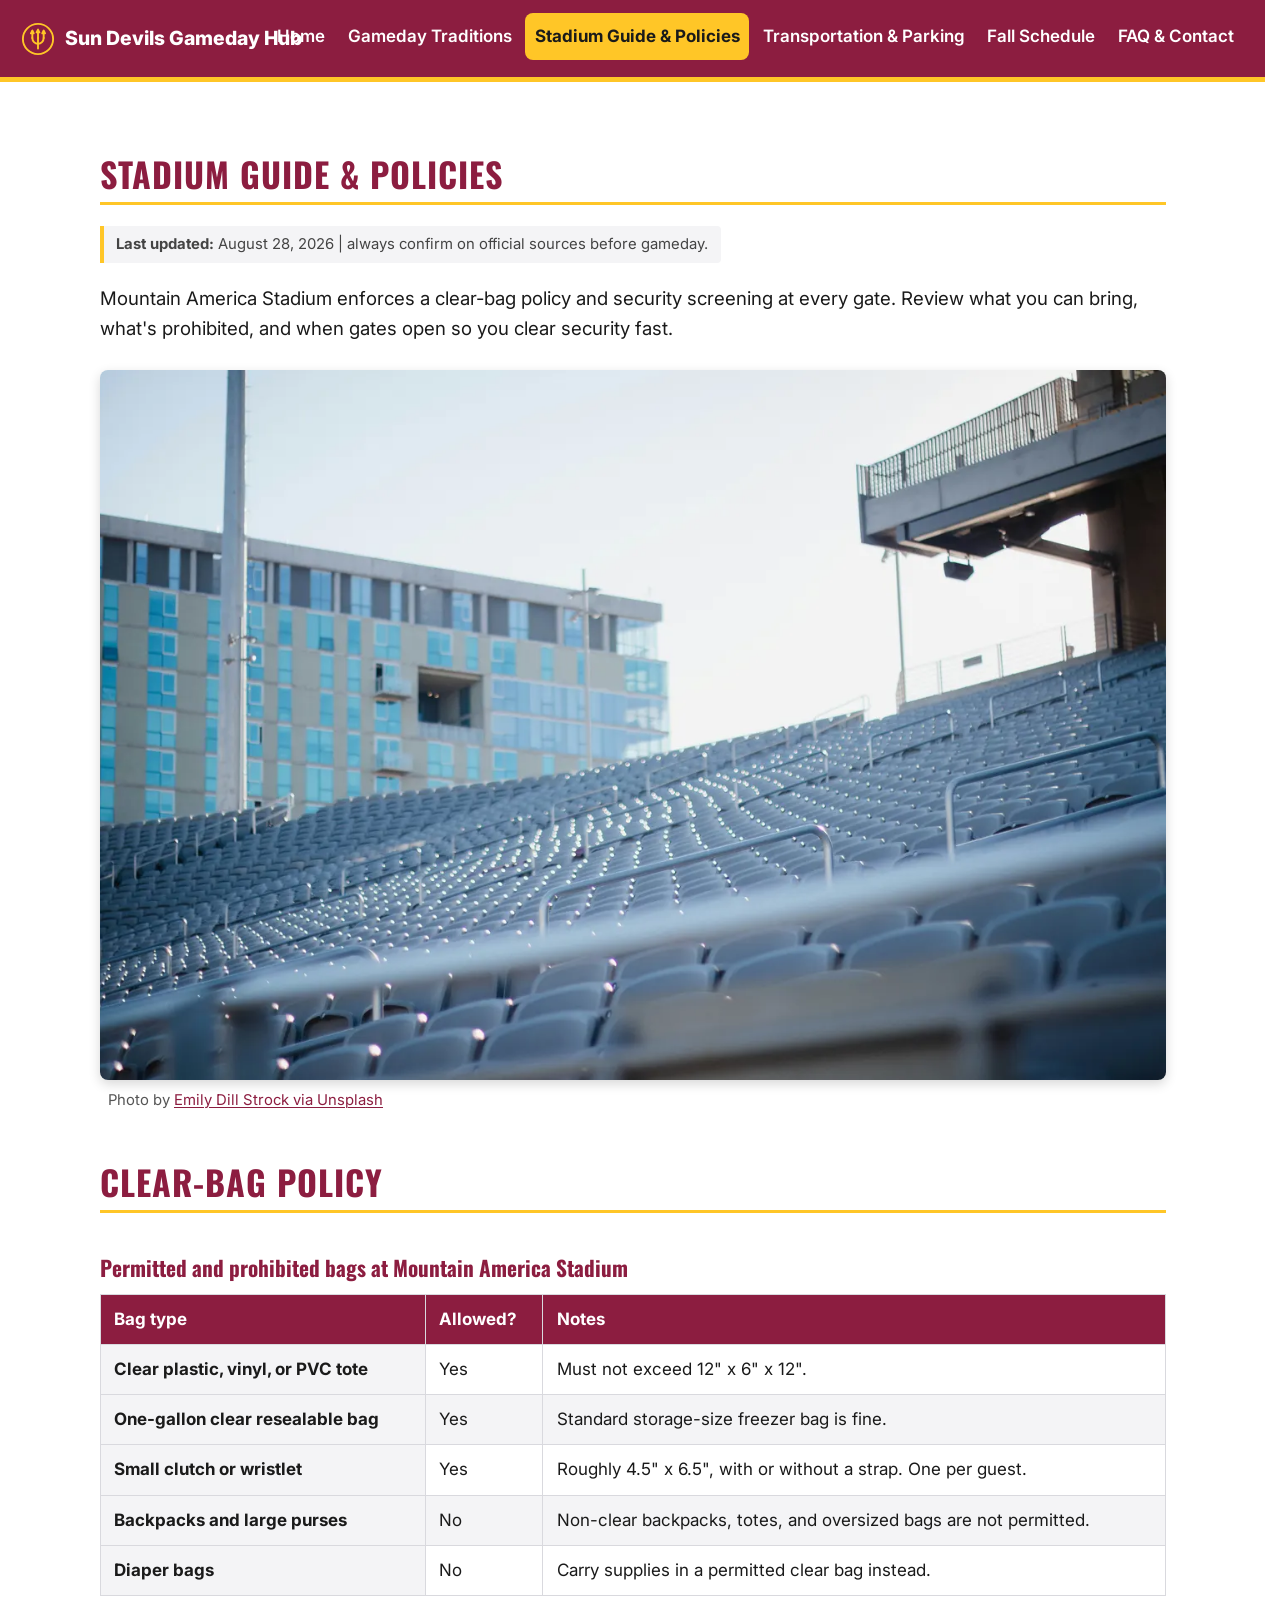
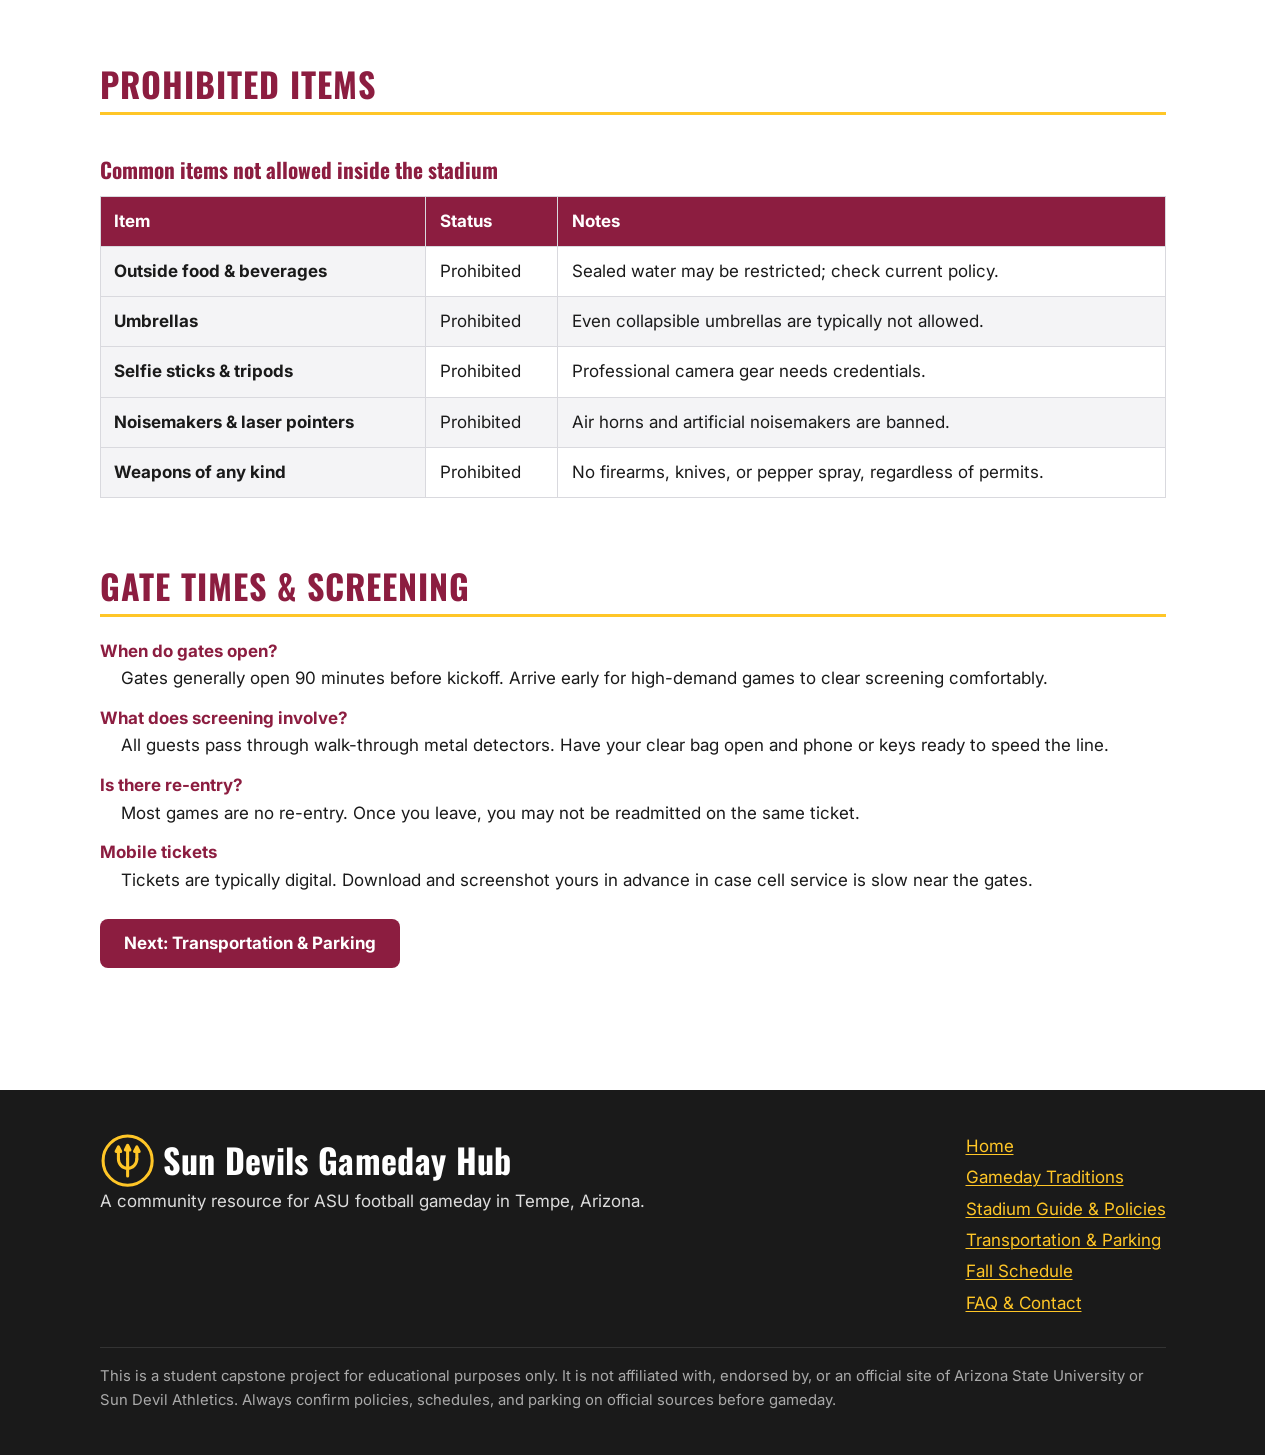
<file: stadium.html>
<!--
  stadium.html — Stadium Guide and Policies
  ASU Sun Devils Football Gameday Hub — Final Production Website Capstone
  Author: Rey Olvera | GIT 515 Advanced Web Coding | Professor Hillerman

  Semantic HTML5 reference page for the clear-bag policy, prohibited items,
  and gate times, presented in captioned data tables with header scope for
  accessibility. Shares the site-wide header, no-JavaScript navigation,
  footer, and skip link, and carries full metadata for discoverability.
-->
<!DOCTYPE html>
<html lang="en">
<head>
  <!-- Page setup -->
  <meta charset="UTF-8">
  <meta name="viewport" content="width=device-width, initial-scale=1.0">
  <title>Stadium Guide &amp; Policies | ASU Sun Devils Gameday Hub</title>
  <meta name="description" content="Mountain America Stadium clear-bag policy, prohibited items, permitted bags, gate times, and security screening for ASU Sun Devils football gamedays.">

  <!-- Canonical URL on the published GitHub Pages host
       (also used in the og:url and image URLs below). -->
  <link rel="canonical" href="https://raolvera.github.io/Olvera-Rey-ProductionWebsiteCapstone/stadium.html">

  <!-- Open Graph metadata for social link previews. Values mirror the visible
       page content. The image path is absolute because social crawlers do not
       resolve relative URLs. -->
  <meta property="og:type" content="website">
  <meta property="og:title" content="Stadium Guide & Policies | ASU Sun Devils Gameday Hub">
  <meta property="og:description" content="Mountain America Stadium clear-bag policy, prohibited items, permitted bags, gate times, and security screening for ASU gamedays.">
  <meta property="og:url" content="https://raolvera.github.io/Olvera-Rey-ProductionWebsiteCapstone/stadium.html">
  <meta property="og:image" content="https://raolvera.github.io/Olvera-Rey-ProductionWebsiteCapstone/images/stadium-1280.jpg">
  <meta property="og:image:alt" content="Rows of empty maroon and gold stadium seats sweeping up around the field on a bright day before gates open.">
  <meta property="og:site_name" content="Sun Devils Gameday Hub">

  <!-- Twitter/X card. Reuses the Open Graph image via summary_large_image. -->
  <meta name="twitter:card" content="summary_large_image">
  <meta name="twitter:title" content="Stadium Guide & Policies | ASU Sun Devils Gameday Hub">
  <meta name="twitter:description" content="Mountain America Stadium clear-bag policy, prohibited items, permitted bags, gate times, and security screening for ASU gamedays.">
  <meta name="twitter:image" content="https://raolvera.github.io/Olvera-Rey-ProductionWebsiteCapstone/images/stadium-1280.jpg">

  <!-- Inter (body) and Oswald (headings) from Google Fonts.
       display=optional shows the fallback immediately and only swaps in the
       web font if it loads almost instantly, which avoids layout shift. -->
  <link rel="preconnect" href="https://fonts.googleapis.com">
  <link rel="preconnect" href="https://fonts.gstatic.com" crossorigin>
  <link rel="stylesheet" href="https://fonts.googleapis.com/css2?family=Inter:wght@400;600&family=Oswald:wght@600;700&display=optional">

  <!-- Favicon SVG brand mark, stays crisp on any screen -->
  <link rel="icon" type="image/svg+xml" href="images/favicon.svg">

  <link rel="stylesheet" href="styles.css">
</head>
<body>
  <!-- Skip link for keyboard users -->
  <a class="skip-link" href="#main">Skip to main content</a>

  <!-- Header -->
  <header class="site-header">
    <div class="container">
      <!-- Logo -->
      <a class="brand" href="index.html">
        <!-- Brand logo, inline SVG trident, decorative and aria hidden, gold via currentColor -->
        <svg class="pitchfork" viewBox="-6 -8 36 36" fill="none" stroke="currentColor"
             stroke-width="2" stroke-linecap="round" stroke-linejoin="round"
             aria-hidden="true" focusable="false">
          <!-- Outer circle -->
          <circle cx="12" cy="10" r="16"/>
          <!-- Three caps on the tine tips -->
          <path d="M4.5 4 L7.5 4 L6 1 Z"/>
          <path d="M10.5 3 L13.5 3 L12 0 Z"/>
          <path d="M16.5 4 L19.5 4 L18 1 Z"/>
          <!-- Tines, bowl, and handle -->
          <path d="M6 4v5M12 3v6M18 4v5"/>
          <path d="M6 9a6 6 0 0 0 12 0"/>
          <path d="M12 9v11"/>
        </svg>
        <span>Sun Devils Gameday Hub</span>
      </a>

      <!-- Menu button. This checkbox opens the menu, so it needs a name and
           must stay visible to screen readers. -->
      <input class="nav-toggle-checkbox" type="checkbox" id="nav-toggle" aria-label="Open main menu">
      <label class="nav-toggle" for="nav-toggle"><span aria-hidden="true">☰</span><span class="nav-toggle-label"> Menu</span></label>

      <!-- Nav links -->
      <nav class="main-nav" aria-label="Primary">
        <ul>
          <li><a href="index.html">Home</a></li>
          <li><a href="traditions.html">Gameday Traditions</a></li>
          <li><a href="stadium.html" aria-current="page">Stadium Guide &amp; Policies</a></li>
          <li><a href="transportation.html">Transportation &amp; Parking</a></li>
          <li><a href="schedule.html">Fall Schedule</a></li>
          <li><a href="faq.html">FAQ &amp; Contact</a></li>
        </ul>
      </nav>
    </div>
  </header>

  <!-- Main content. tabindex="-1" lets the skip link move focus here, so
       keyboard users land in the content. -->
  <main id="main" tabindex="-1">
    <div class="container">
      <section class="stadium-intro" aria-labelledby="page-title">
        <h1 class="section-title" id="page-title">Stadium Guide &amp; Policies</h1>
        <p class="updated"><strong>Last updated:</strong> August 28, 2026 | always confirm on official sources before gameday.</p>
        <p class="lede">Mountain America Stadium enforces a clear-bag policy and security screening at every gate. Review what you can bring, what's prohibited, and when gates open so you clear security fast.</p>

        <!-- Feature photo. It carries meaning, so it gets real alt text and a
             credit below. WebP first with a JPEG fallback, and width/height +
             aspect-ratio hold the box so nothing jumps as it loads. -->
        <figure class="feature-figure">
          <picture>
            <source type="image/webp"
                    srcset="images/stadium-400.webp 400w,
                            images/stadium-640.webp 640w,
                            images/stadium-900.webp 900w,
                            images/stadium-1280.webp 1280w,
                            images/stadium-1600.webp 1600w"
                    sizes="(min-width: 1100px) 1100px, 100vw">
            <img class="feature-img feature-img--photo"
                 src="images/stadium-900.jpg"
                 srcset="images/stadium-400.jpg 400w,
                         images/stadium-640.jpg 640w,
                         images/stadium-900.jpg 900w,
                         images/stadium-1280.jpg 1280w,
                         images/stadium-1600.jpg 1600w"
                 sizes="(min-width: 1100px) 1100px, 100vw"
                 alt="Rows of empty maroon and gold stadium seats sweeping up around the field on a bright day before gates open."
                 width="900" height="600" loading="lazy" decoding="async">
          </picture>
          <figcaption class="media-credit">
            Photo by
            <a href="https://unsplash.com/photos/a-stadium-with-empty-seats-NSiddSRpJYI" rel="noopener noreferrer" target="_blank">Emily Dill Strock via Unsplash<span class="sr-only"> (opens in a new tab)</span></a>
          </figcaption>
        </figure>
      </section>

      <section aria-labelledby="bag-title">
        <h2 class="section-title" id="bag-title">Clear-Bag Policy</h2>
        <div class="table-wrap">
          <table class="data">
            <caption>Permitted and prohibited bags at Mountain America Stadium</caption>
            <thead>
              <tr>
                <th scope="col">Bag type</th>
                <th scope="col">Allowed?</th>
                <th scope="col">Notes</th>
              </tr>
            </thead>
            <tbody>
              <tr>
                <th scope="row">Clear plastic, vinyl, or PVC tote</th>
                <td>Yes</td>
                <td>Must not exceed 12" x 6" x 12".</td>
              </tr>
              <tr>
                <th scope="row">One-gallon clear resealable bag</th>
                <td>Yes</td>
                <td>Standard storage-size freezer bag is fine.</td>
              </tr>
              <tr>
                <th scope="row">Small clutch or wristlet</th>
                <td>Yes</td>
                <td>Roughly 4.5" x 6.5", with or without a strap. One per guest.</td>
              </tr>
              <tr>
                <th scope="row">Backpacks and large purses</th>
                <td>No</td>
                <td>Non-clear backpacks, totes, and oversized bags are not permitted.</td>
              </tr>
              <tr>
                <th scope="row">Diaper bags</th>
                <td>No</td>
                <td>Carry supplies in a permitted clear bag instead.</td>
              </tr>
            </tbody>
          </table>
        </div>
      </section>

      <section aria-labelledby="prohibited-title">
        <h2 class="section-title" id="prohibited-title">Prohibited Items</h2>
        <div class="table-wrap">
          <table class="data">
            <caption>Common items not allowed inside the stadium</caption>
            <thead>
              <tr>
                <th scope="col">Item</th>
                <th scope="col">Status</th>
                <th scope="col">Notes</th>
              </tr>
            </thead>
            <tbody>
              <tr>
                <th scope="row">Outside food &amp; beverages</th>
                <td>Prohibited</td>
                <td>Sealed water may be restricted; check current policy.</td>
              </tr>
              <tr>
                <th scope="row">Umbrellas</th>
                <td>Prohibited</td>
                <td>Even collapsible umbrellas are typically not allowed.</td>
              </tr>
              <tr>
                <th scope="row">Selfie sticks &amp; tripods</th>
                <td>Prohibited</td>
                <td>Professional camera gear needs credentials.</td>
              </tr>
              <tr>
                <th scope="row">Noisemakers &amp; laser pointers</th>
                <td>Prohibited</td>
                <td>Air horns and artificial noisemakers are banned.</td>
              </tr>
              <tr>
                <th scope="row">Weapons of any kind</th>
                <td>Prohibited</td>
                <td>No firearms, knives, or pepper spray, regardless of permits.</td>
              </tr>
            </tbody>
          </table>
        </div>
      </section>

      <section aria-labelledby="gates-title">
        <h2 class="section-title" id="gates-title">Gate Times &amp; Screening</h2>
        <dl class="rules">
          <dt>When do gates open?</dt>
          <dd>Gates generally open 90 minutes before kickoff. Arrive early for high-demand games to clear screening comfortably.</dd>
          <dt>What does screening involve?</dt>
          <dd>All guests pass through walk-through metal detectors. Have your clear bag open and phone or keys ready to speed the line.</dd>
          <dt>Is there re-entry?</dt>
          <dd>Most games are no re-entry. Once you leave, you may not be readmitted on the same ticket.</dd>
          <dt>Mobile tickets</dt>
          <dd>Tickets are typically digital. Download and screenshot yours in advance in case cell service is slow near the gates.</dd>
        </dl>
        <p class="next-link"><a class="btn" href="transportation.html">Next: Transportation &amp; Parking</a></p>
      </section>
    </div>
  </main>

  <!-- Footer -->
  <footer class="site-footer">
    <div class="container">
      <div class="footer-grid">
        <div>
          <!-- Footer logo, larger copy of the header trident -->
          <h2 class="footer-brand">
            <svg class="footer-logo" viewBox="-6 -8 36 36" fill="none" stroke="currentColor"
                 stroke-width="2" stroke-linecap="round" stroke-linejoin="round"
                 aria-hidden="true" focusable="false">
              <circle cx="12" cy="10" r="16"/>
              <path d="M4.5 4 L7.5 4 L6 1 Z"/>
              <path d="M10.5 3 L13.5 3 L12 0 Z"/>
              <path d="M16.5 4 L19.5 4 L18 1 Z"/>
              <path d="M6 4v5M12 3v6M18 4v5"/>
              <path d="M6 9a6 6 0 0 0 12 0"/>
              <path d="M12 9v11"/>
            </svg>
            Sun Devils Gameday Hub
          </h2>
          <p>A community resource for ASU football gameday in Tempe, Arizona.</p>
        </div>
        <!-- Footer nav -->
        <nav aria-label="Footer">
          <ul>
            <li><a href="index.html">Home</a></li>
            <li><a href="traditions.html">Gameday Traditions</a></li>
            <li><a href="stadium.html">Stadium Guide &amp; Policies</a></li>
            <li><a href="transportation.html">Transportation &amp; Parking</a></li>
            <li><a href="schedule.html">Fall Schedule</a></li>
            <li><a href="faq.html">FAQ &amp; Contact</a></li>
          </ul>
        </nav>
      </div>
      <!-- Disclaimer -->
      <p class="disclaimer">
        This is a student capstone project for educational purposes only. It is not affiliated with, endorsed by, or an official site of Arizona State University or Sun Devil Athletics. Always confirm policies, schedules, and parking on official sources before gameday.
      </p>
    </div>
  </footer>
</body>
</html>
</file>
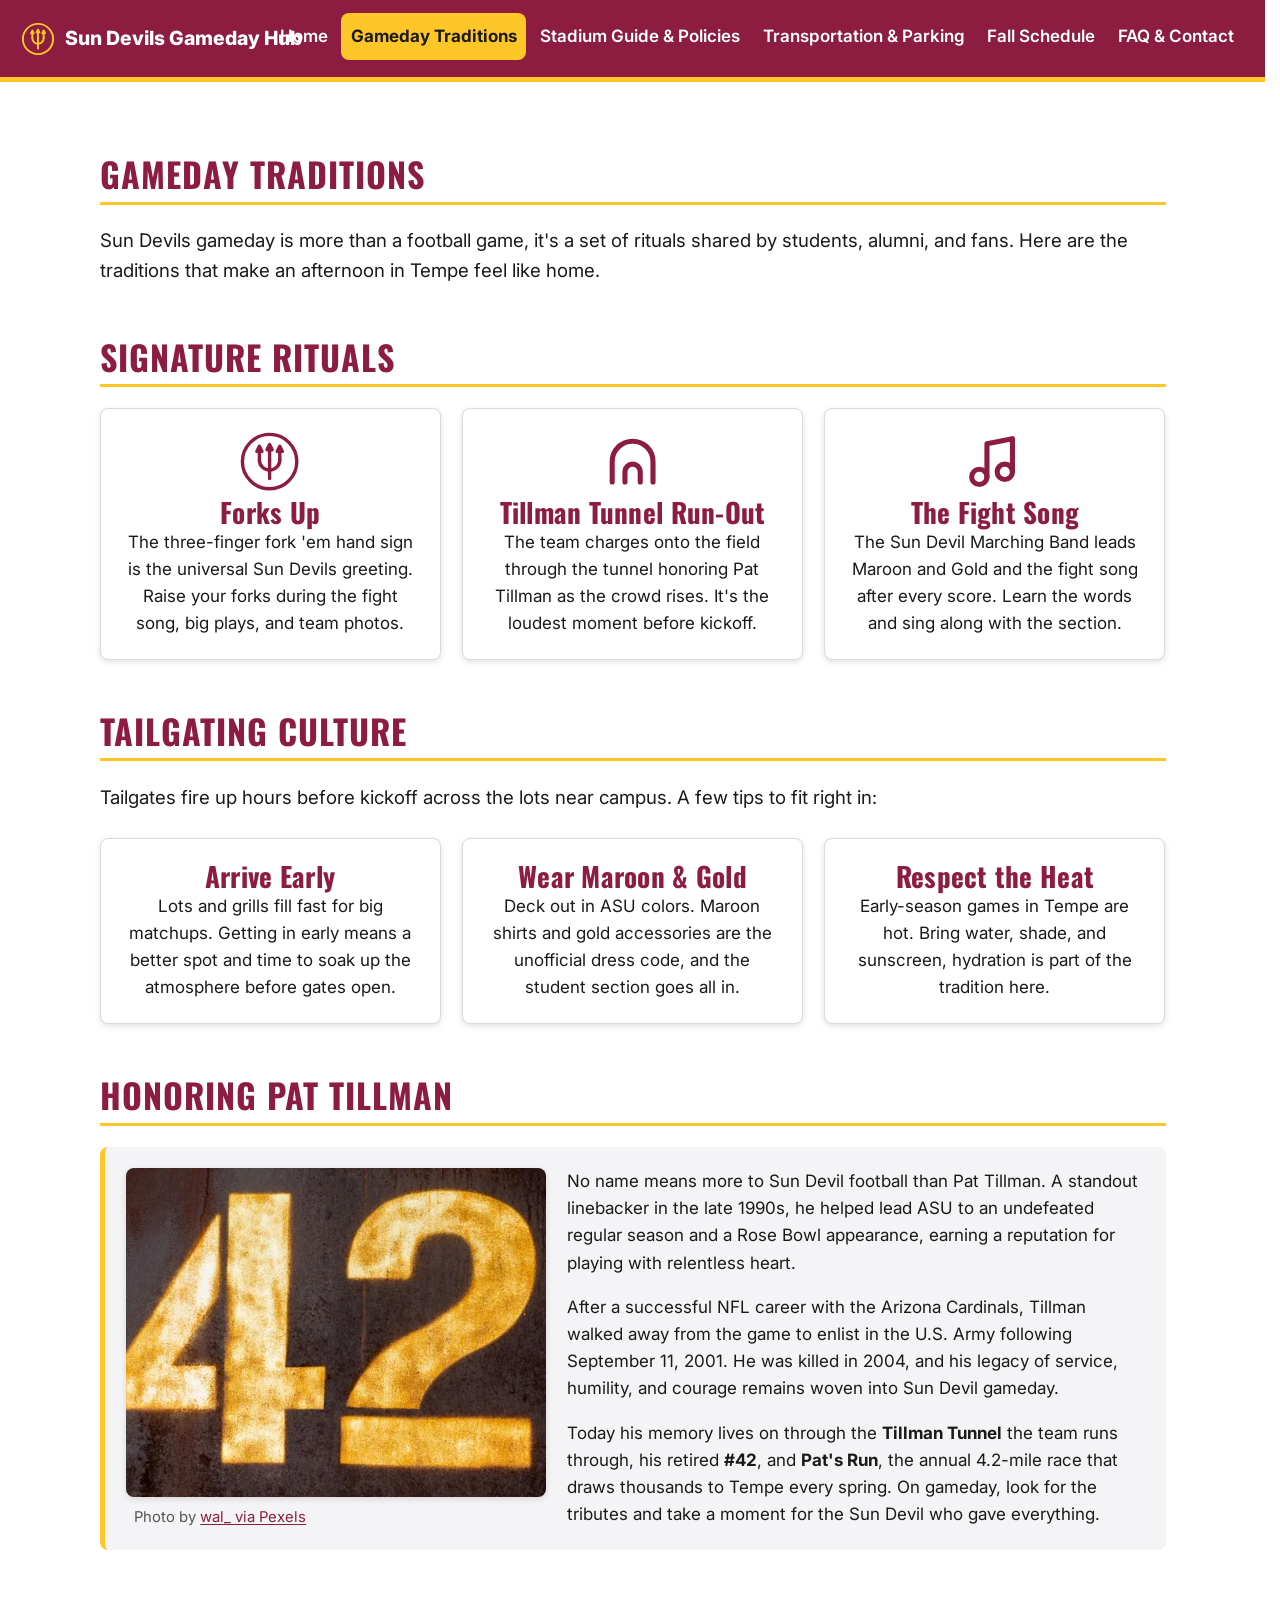
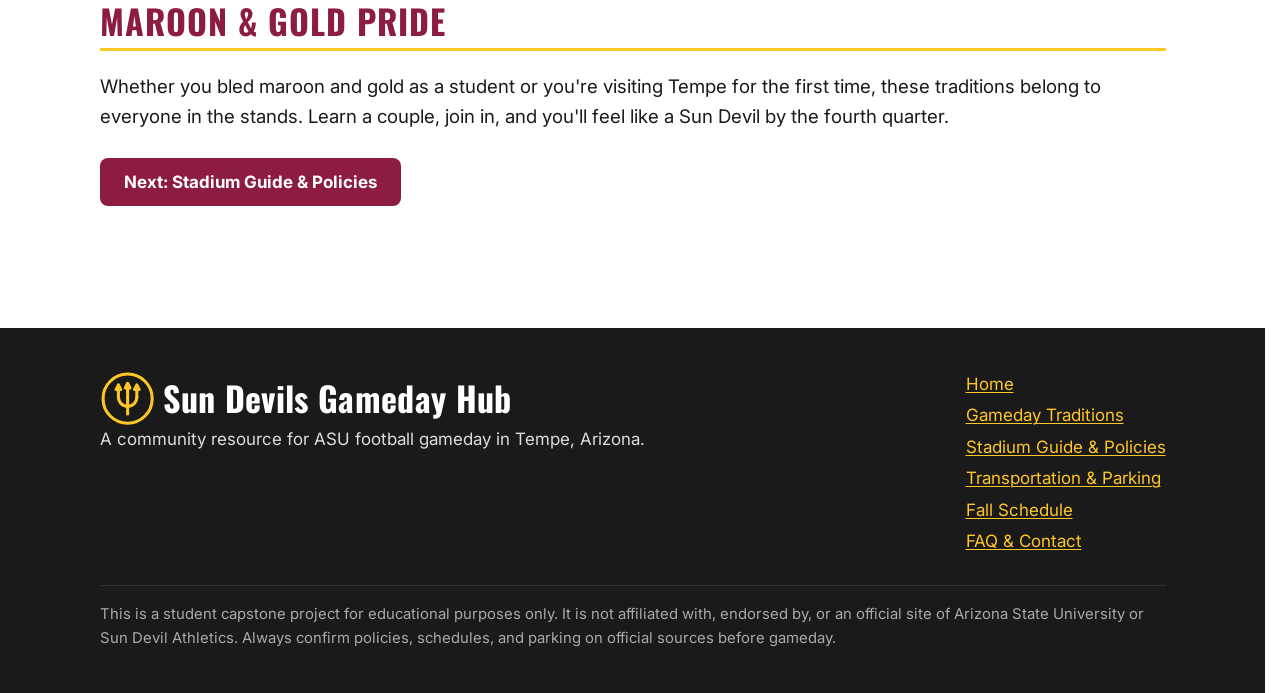
<file: traditions.html>
<!--
  traditions.html — Gameday Traditions
  ASU Sun Devils Football Gameday Hub — Final Production Website Capstone
  Author: Rey Olvera | GIT 515 Advanced Web Coding | Professor Hillerman

  Semantic HTML5 content page covering Sun Devil gameday rituals and the Pat
  Tillman tribute, with a responsive picture element for the tribute photo.
  Shares the site-wide header, no-JavaScript navigation, footer, and skip
  link, and carries full metadata for discoverability.
-->
<!DOCTYPE html>
<html lang="en">
<head>
  <!-- Page setup -->
  <meta charset="UTF-8">
  <meta name="viewport" content="width=device-width, initial-scale=1.0">
  <title>Gameday Traditions | ASU Sun Devils Gameday Hub</title>
  <meta name="description" content="Learn the Sun Devils football gameday traditions: the fork 'em hand sign, Tillman Tunnel, the fight song, tailgating culture, and Maroon &amp; Gold pride.">

  <!-- Canonical URL on the published GitHub Pages host
       (also used in the og:url and image URLs below). -->
  <link rel="canonical" href="https://raolvera.github.io/Olvera-Rey-ProductionWebsiteCapstone/traditions.html">

  <!-- Open Graph metadata for social link previews. Values mirror the visible
       page content. The image path is absolute because social crawlers do not
       resolve relative URLs. -->
  <meta property="og:type" content="website">
  <meta property="og:title" content="Gameday Traditions | ASU Sun Devils Gameday Hub">
  <meta property="og:description" content="Sun Devils gameday rituals: Forks Up, the Tillman Tunnel run-out, the fight song, tailgating culture, and the Pat Tillman tribute.">
  <meta property="og:url" content="https://raolvera.github.io/Olvera-Rey-ProductionWebsiteCapstone/traditions.html">
  <meta property="og:image" content="https://raolvera.github.io/Olvera-Rey-ProductionWebsiteCapstone/images/tribute-42-640.jpg">
  <meta property="og:image:alt" content="A grunge number 42 painted in bright yellow on aged metal, echoing Pat Tillman's retired jersey number.">
  <meta property="og:site_name" content="Sun Devils Gameday Hub">

  <!-- Twitter/X card. Reuses the Open Graph image via summary_large_image. -->
  <meta name="twitter:card" content="summary_large_image">
  <meta name="twitter:title" content="Gameday Traditions | ASU Sun Devils Gameday Hub">
  <meta name="twitter:description" content="Sun Devils gameday rituals: Forks Up, the Tillman Tunnel run-out, the fight song, tailgating culture, and the Pat Tillman tribute.">
  <meta name="twitter:image" content="https://raolvera.github.io/Olvera-Rey-ProductionWebsiteCapstone/images/tribute-42-640.jpg">

  <!-- Inter (body) and Oswald (headings) from Google Fonts.
       display=optional shows the fallback immediately and only swaps in the
       web font if it loads almost instantly, which avoids layout shift. -->
  <link rel="preconnect" href="https://fonts.googleapis.com">
  <link rel="preconnect" href="https://fonts.gstatic.com" crossorigin>
  <link rel="stylesheet" href="https://fonts.googleapis.com/css2?family=Inter:wght@400;600&family=Oswald:wght@600;700&display=optional">

  <!-- Favicon SVG brand mark, stays crisp on any screen -->
  <link rel="icon" type="image/svg+xml" href="images/favicon.svg">

  <link rel="stylesheet" href="styles.css">
</head>
<body>
  <!-- Skip link for keyboard users -->
  <a class="skip-link" href="#main">Skip to main content</a>

  <!-- Header -->
  <header class="site-header">
    <div class="container">
      <!-- Logo -->
      <a class="brand" href="index.html">
        <!-- Brand logo, inline SVG trident, decorative and aria hidden, gold via currentColor -->
        <svg class="pitchfork" viewBox="-6 -8 36 36" fill="none" stroke="currentColor"
             stroke-width="2" stroke-linecap="round" stroke-linejoin="round"
             aria-hidden="true" focusable="false">
          <!-- Outer circle -->
          <circle cx="12" cy="10" r="16"/>
          <!-- Three caps on the tine tips -->
          <path d="M4.5 4 L7.5 4 L6 1 Z"/>
          <path d="M10.5 3 L13.5 3 L12 0 Z"/>
          <path d="M16.5 4 L19.5 4 L18 1 Z"/>
          <!-- Tines, bowl, and handle -->
          <path d="M6 4v5M12 3v6M18 4v5"/>
          <path d="M6 9a6 6 0 0 0 12 0"/>
          <path d="M12 9v11"/>
        </svg>
        <span>Sun Devils Gameday Hub</span>
      </a>

      <!-- Menu button. This checkbox opens the menu, so it needs a name and
           must stay visible to screen readers. -->
      <input class="nav-toggle-checkbox" type="checkbox" id="nav-toggle" aria-label="Open main menu">
      <label class="nav-toggle" for="nav-toggle"><span aria-hidden="true">☰</span><span class="nav-toggle-label"> Menu</span></label>

      <!-- Nav links -->
      <nav class="main-nav" aria-label="Primary">
        <ul>
          <li><a href="index.html">Home</a></li>
          <li><a href="traditions.html" aria-current="page">Gameday Traditions</a></li>
          <li><a href="stadium.html">Stadium Guide &amp; Policies</a></li>
          <li><a href="transportation.html">Transportation &amp; Parking</a></li>
          <li><a href="schedule.html">Fall Schedule</a></li>
          <li><a href="faq.html">FAQ &amp; Contact</a></li>
        </ul>
      </nav>
    </div>
  </header>

  <!-- Main content. tabindex="-1" lets the skip link move focus here, so
       keyboard users land in the content. -->
  <main id="main" tabindex="-1">
    <div class="container">
      <section aria-labelledby="page-title">
        <h1 class="section-title" id="page-title">Gameday Traditions</h1>
        <p class="lede">Sun Devils gameday is more than a football game, it's a set of rituals shared by students, alumni, and fans. Here are the traditions that make an afternoon in Tempe feel like home.</p>
      </section>

      <section aria-labelledby="rituals-title">
        <h2 class="section-title" id="rituals-title">Signature Rituals</h2>
        <!-- Ritual card icons are inline SVG (decorative, aria-hidden) so CSS can
             tint them via currentColor. -->
        <div class="card-grid cols-3">
          <!-- Forks Up card (the brand trident, reused as a decorative icon) -->
          <article class="card">
            <h3>
              <svg class="card-icon" viewBox="-6 -8 36 36" fill="none"
                   stroke="currentColor" stroke-width="2"
                   stroke-linecap="round" stroke-linejoin="round"
                   aria-hidden="true" focusable="false">
                <circle cx="12" cy="10" r="16"/>
                <path d="M4.5 4 L7.5 4 L6 1 Z"/>
                <path d="M10.5 3 L13.5 3 L12 0 Z"/>
                <path d="M16.5 4 L19.5 4 L18 1 Z"/>
                <path d="M6 4v5M12 3v6M18 4v5"/>
                <path d="M6 9a6 6 0 0 0 12 0"/>
                <path d="M12 9v11"/>
              </svg>
              Forks Up
            </h3>
            <p>The three-finger fork 'em hand sign is the universal Sun Devils greeting. Raise your forks during the fight song, big plays, and team photos.</p>
          </article>

          <!-- Tillman Tunnel card (decorative tunnel-arch icon) -->
          <article class="card">
            <h3>
              <svg class="card-icon" viewBox="0 0 24 24" fill="none"
                   stroke="currentColor" stroke-width="2"
                   stroke-linecap="round" stroke-linejoin="round"
                   aria-hidden="true" focusable="false">
                <path d="M4 20v-8a8 8 0 0 1 16 0v8"/>
                <path d="M9 20v-4a3 3 0 0 1 6 0v4"/>
              </svg>
              Tillman Tunnel Run-Out
            </h3>
            <p>The team charges onto the field through the tunnel honoring Pat Tillman as the crowd rises. It's the loudest moment before kickoff.</p>
          </article>

          <!-- Fight Song card (decorative music-note icon) -->
          <article class="card">
            <h3>
              <svg class="card-icon" viewBox="0 0 24 24" fill="none"
                   stroke="currentColor" stroke-width="2"
                   stroke-linecap="round" stroke-linejoin="round"
                   aria-hidden="true" focusable="false">
                <path d="M9 18V5l10-2v13"/>
                <circle cx="6" cy="18" r="3"/>
                <circle cx="16" cy="16" r="3"/>
              </svg>
              The Fight Song
            </h3>
            <p>The Sun Devil Marching Band leads Maroon and Gold and the fight song after every score. Learn the words and sing along with the section.</p>
          </article>
        </div>
      </section>

      <section aria-labelledby="tailgate-title">
        <h2 class="section-title" id="tailgate-title">Tailgating Culture</h2>
        <p class="lede">Tailgates fire up hours before kickoff across the lots near campus. A few tips to fit right in:</p>
        <!-- cols-3 so these three cards match the width of the Signature Rituals cards above -->
        <div class="card-grid cols-3">
          <article class="card">
            <h3>Arrive Early</h3>
            <p>Lots and grills fill fast for big matchups. Getting in early means a better spot and time to soak up the atmosphere before gates open.</p>
          </article>
          <article class="card">
            <h3>Wear Maroon &amp; Gold</h3>
            <p>Deck out in ASU colors. Maroon shirts and gold accessories are the unofficial dress code, and the student section goes all in.</p>
          </article>
          <article class="card">
            <h3>Respect the Heat</h3>
            <p>Early-season games in Tempe are hot. Bring water, shade, and sunscreen, hydration is part of the tradition here.</p>
          </article>
        </div>
      </section>

      <section aria-labelledby="tillman-title">
        <h2 class="section-title" id="tillman-title">Honoring Pat Tillman</h2>
        <!-- Tribute block. The photo shows the number 42, Tillman's retired
             jersey number, and the text beside it tells his story. WebP first
             with a JPEG fallback, and width/height + aspect-ratio hold the
             box so nothing jumps as it loads. -->
        <div class="tribute">
          <figure class="tribute-media">
            <picture>
              <source type="image/webp"
                      srcset="images/tribute-42-400.webp 400w,
                              images/tribute-42-640.webp 640w,
                              images/tribute-42-900.webp 900w"
                      sizes="(min-width: 40rem) 420px, 90vw">
              <img class="tribute-photo"
                   src="images/tribute-42-640.jpg"
                   srcset="images/tribute-42-400.jpg 400w,
                           images/tribute-42-640.jpg 640w,
                           images/tribute-42-900.jpg 900w"
                   sizes="(min-width: 40rem) 420px, 90vw"
                   alt="A textured, grunge number 42 painted in bright yellow on an aged metal surface, echoing Pat Tillman's retired jersey number."
                   width="900" height="600" loading="lazy" decoding="async">
            </picture>
            <figcaption class="media-credit">
              Photo by
              <a href="https://www.pexels.com/photo/rustic-number-42-painted-on-metal-surface-36353551/" rel="noopener noreferrer" target="_blank">wal_ via Pexels<span class="sr-only"> (opens in a new tab)</span></a>
            </figcaption>
          </figure>
          <div class="tribute-text">
            <p>No name means more to Sun Devil football than Pat Tillman. A standout linebacker in the late 1990s, he helped lead ASU to an undefeated regular season and a Rose Bowl appearance, earning a reputation for playing with relentless heart.</p>
            <p>After a successful NFL career with the Arizona Cardinals, Tillman walked away from the game to enlist in the U.S. Army following September 11, 2001. He was killed in 2004, and his legacy of service, humility, and courage remains woven into Sun Devil gameday.</p>
            <p>Today his memory lives on through the <strong>Tillman Tunnel</strong> the team runs through, his retired <strong>#42</strong>, and <strong>Pat's Run</strong>, the annual 4.2-mile race that draws thousands to Tempe every spring. On gameday, look for the tributes and take a moment for the Sun Devil who gave everything.</p>
          </div>
        </div>
      </section>

      <section aria-labelledby="pride-title">
        <h2 class="section-title" id="pride-title">Maroon &amp; Gold Pride</h2>
        <p class="lede">Whether you bled maroon and gold as a student or you're visiting Tempe for the first time, these traditions belong to everyone in the stands. Learn a couple, join in, and you'll feel like a Sun Devil by the fourth quarter.</p>
        <p class="next-link"><a class="btn" href="stadium.html">Next: Stadium Guide &amp; Policies</a></p>
      </section>
    </div>
  </main>

  <!-- Footer -->
  <footer class="site-footer">
    <div class="container">
      <div class="footer-grid">
        <div>
          <!-- Footer logo, larger copy of the header trident -->
          <h2 class="footer-brand">
            <svg class="footer-logo" viewBox="-6 -8 36 36" fill="none" stroke="currentColor"
                 stroke-width="2" stroke-linecap="round" stroke-linejoin="round"
                 aria-hidden="true" focusable="false">
              <circle cx="12" cy="10" r="16"/>
              <path d="M4.5 4 L7.5 4 L6 1 Z"/>
              <path d="M10.5 3 L13.5 3 L12 0 Z"/>
              <path d="M16.5 4 L19.5 4 L18 1 Z"/>
              <path d="M6 4v5M12 3v6M18 4v5"/>
              <path d="M6 9a6 6 0 0 0 12 0"/>
              <path d="M12 9v11"/>
            </svg>
            Sun Devils Gameday Hub
          </h2>
          <p>A community resource for ASU football gameday in Tempe, Arizona.</p>
        </div>
        <!-- Footer nav -->
        <nav aria-label="Footer">
          <ul>
            <li><a href="index.html">Home</a></li>
            <li><a href="traditions.html">Gameday Traditions</a></li>
            <li><a href="stadium.html">Stadium Guide &amp; Policies</a></li>
            <li><a href="transportation.html">Transportation &amp; Parking</a></li>
            <li><a href="schedule.html">Fall Schedule</a></li>
            <li><a href="faq.html">FAQ &amp; Contact</a></li>
          </ul>
        </nav>
      </div>
      <!-- Disclaimer -->
      <p class="disclaimer">
        This is a student capstone project for educational purposes only. It is not affiliated with, endorsed by, or an official site of Arizona State University or Sun Devil Athletics. Always confirm policies, schedules, and parking on official sources before gameday.
      </p>
    </div>
  </footer>
</body>
</html>
</file>
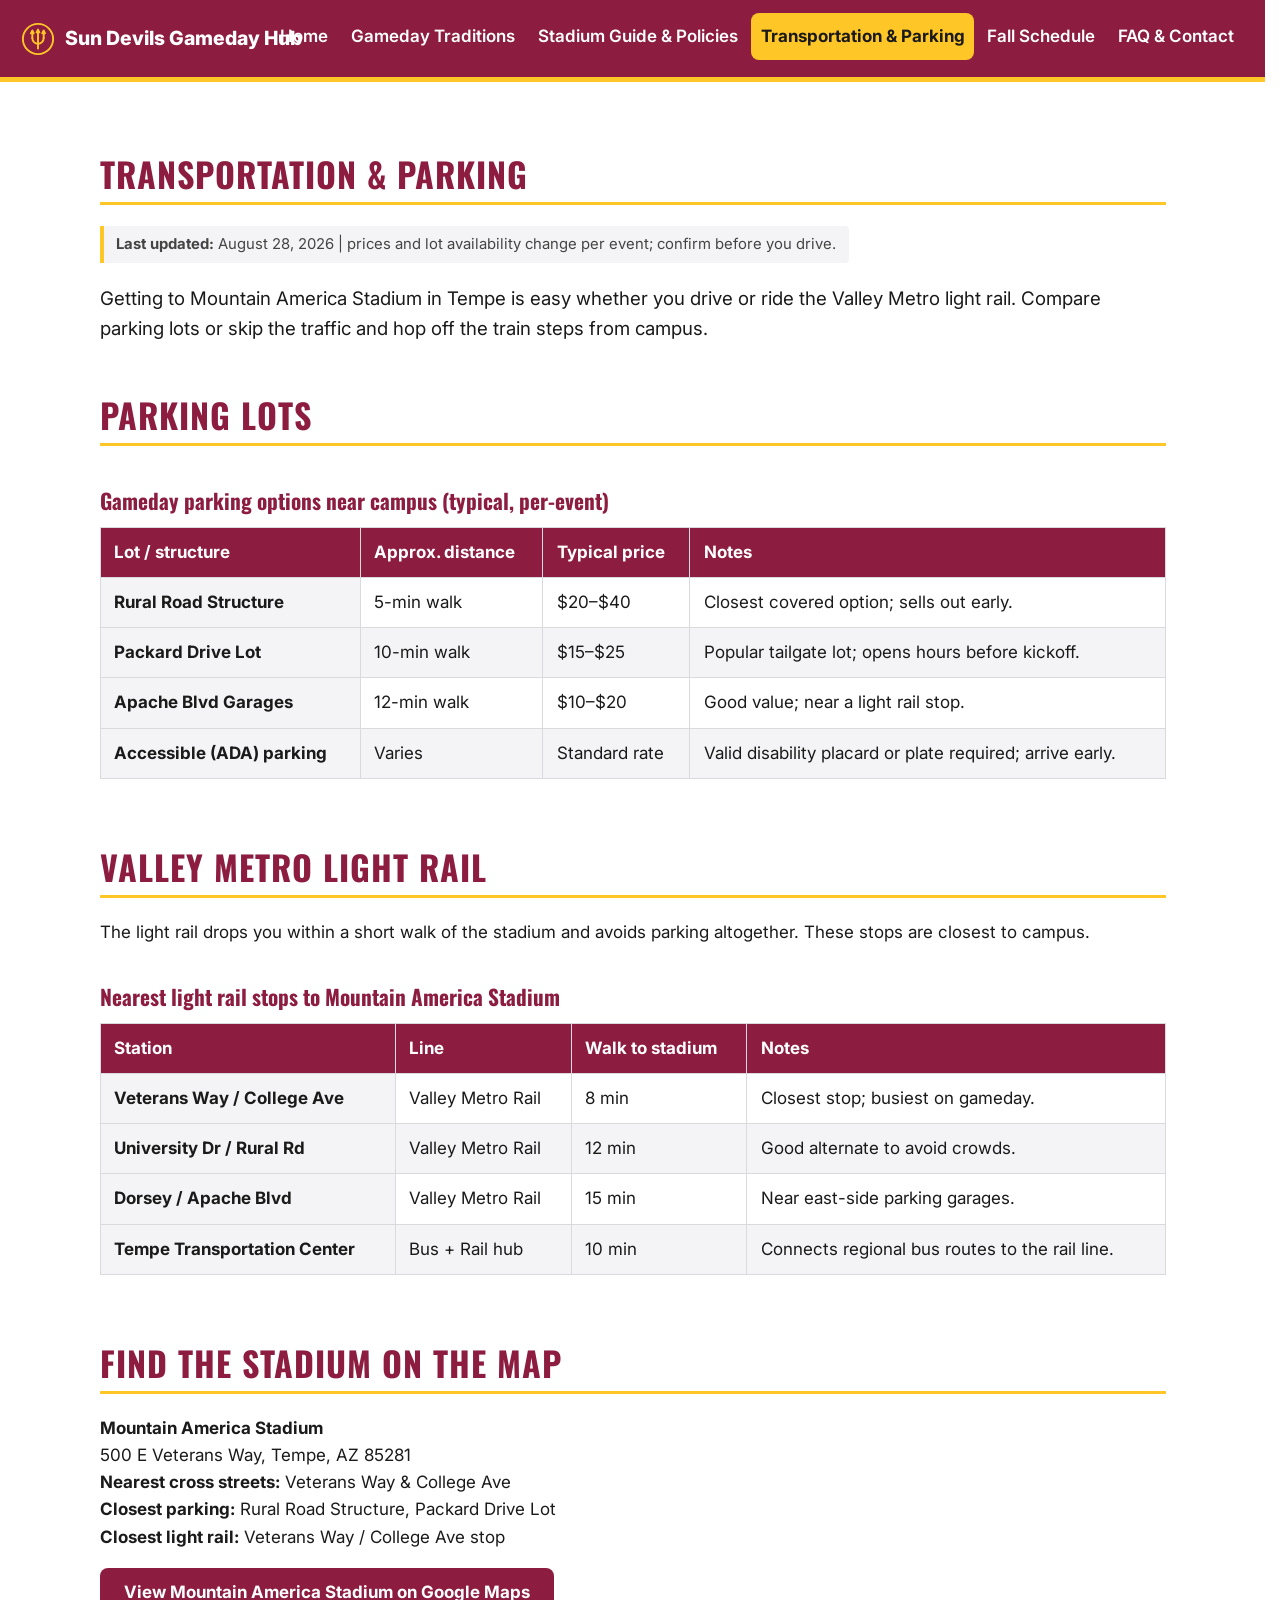
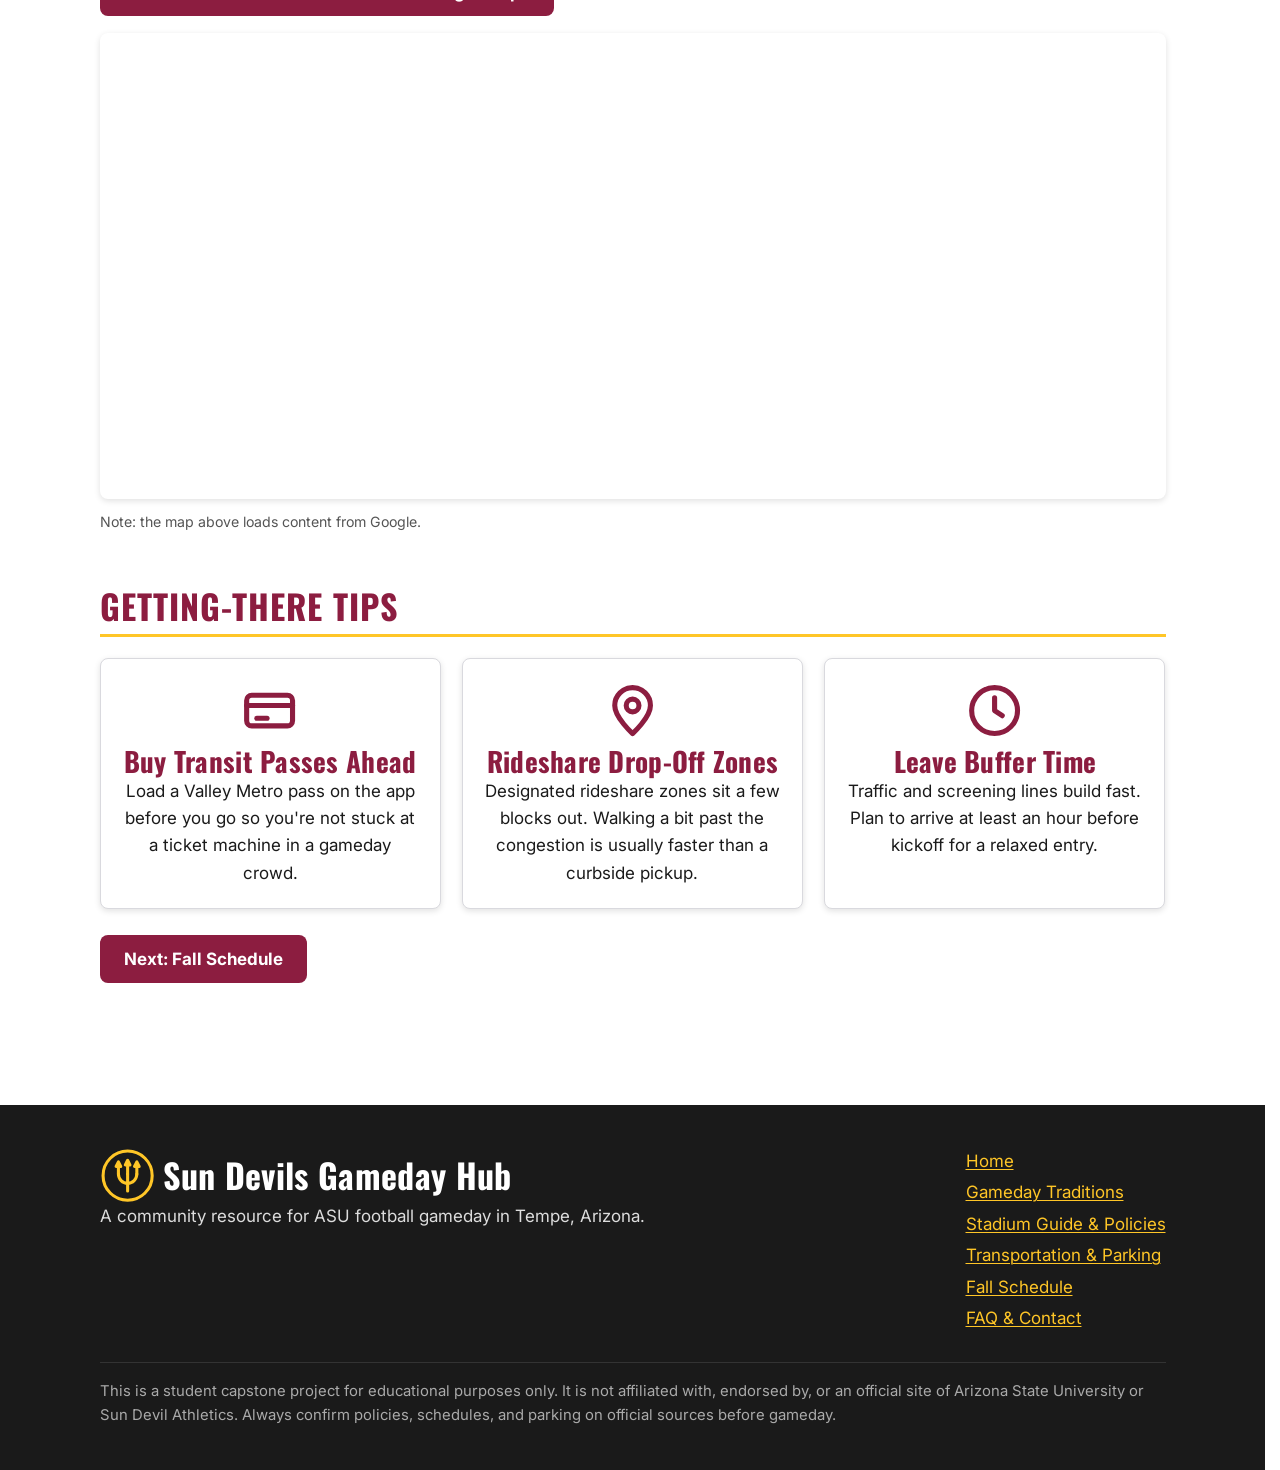
<file: transportation.html>
<!--
  transportation.html — Transportation and Parking
  ASU Sun Devils Football Gameday Hub — Final Production Website Capstone
  Author: Rey Olvera | GIT 515 Advanced Web Coding | Professor Hillerman

  Semantic HTML5 page comparing parking and Valley Metro light rail in
  captioned data tables, with a lazy-loaded Google Maps embed backed by a
  text address and direct map link so the location works without the frame.
  Shares the site-wide header, no-JavaScript navigation, footer, and skip
  link, and carries full metadata for discoverability.
-->
<!DOCTYPE html>
<html lang="en">
<head>
  <meta charset="UTF-8">
  <meta name="viewport" content="width=device-width, initial-scale=1.0">
  <title>Transportation &amp; Parking | ASU Sun Devils Gameday Hub</title>
  <meta name="description" content="Parking lots, prices, accessible options, and Valley Metro light rail routes to Mountain America Stadium for ASU Sun Devils football gamedays in Tempe.">

  <!-- Canonical URL on the published GitHub Pages host
       (also used in the og:url and image URLs below). -->
  <link rel="canonical" href="https://raolvera.github.io/Olvera-Rey-ProductionWebsiteCapstone/transportation.html">

  <!-- Open Graph metadata for social link previews. Values mirror the visible
       page content. The image path is absolute because social crawlers do not
       resolve relative URLs. -->
  <meta property="og:type" content="website">
  <meta property="og:title" content="Transportation & Parking | ASU Sun Devils Gameday Hub">
  <meta property="og:description" content="Parking lots, prices, accessible options, and Valley Metro light rail routes to Mountain America Stadium in Tempe.">
  <meta property="og:url" content="https://raolvera.github.io/Olvera-Rey-ProductionWebsiteCapstone/transportation.html">
  <meta property="og:image" content="https://raolvera.github.io/Olvera-Rey-ProductionWebsiteCapstone/images/gameday-crowd-1600.jpg">
  <meta property="og:image:alt" content="A fan raises a yellow foam pitchfork hand above a packed maroon-and-gold gameday crowd in Tempe.">
  <meta property="og:site_name" content="Sun Devils Gameday Hub">

  <!-- Twitter/X card. Reuses the Open Graph image via summary_large_image. -->
  <meta name="twitter:card" content="summary_large_image">
  <meta name="twitter:title" content="Transportation & Parking | ASU Sun Devils Gameday Hub">
  <meta name="twitter:description" content="Parking lots, prices, accessible options, and Valley Metro light rail routes to Mountain America Stadium in Tempe.">
  <meta name="twitter:image" content="https://raolvera.github.io/Olvera-Rey-ProductionWebsiteCapstone/images/gameday-crowd-1600.jpg">

  <!-- Inter (body) and Oswald (headings) from Google Fonts.
       display=optional shows the fallback immediately and only swaps in the
       web font if it loads almost instantly, which avoids layout shift.
       This page also has the Google Maps embed (see below). -->
  <link rel="preconnect" href="https://fonts.googleapis.com">
  <link rel="preconnect" href="https://fonts.gstatic.com" crossorigin>
  <link rel="stylesheet" href="https://fonts.googleapis.com/css2?family=Inter:wght@400;600&family=Oswald:wght@600;700&display=optional">

  <!-- Favicon SVG brand mark, stays crisp on any screen -->
  <link rel="icon" type="image/svg+xml" href="images/favicon.svg">

  <link rel="stylesheet" href="styles.css">
</head>
<body>
  <a class="skip-link" href="#main">Skip to main content</a>

  <header class="site-header">
    <div class="container">
      <a class="brand" href="index.html">
        <!-- Brand logo, inline SVG trident, decorative and aria hidden, gold via currentColor -->
        <svg class="pitchfork" viewBox="-6 -8 36 36" fill="none" stroke="currentColor"
             stroke-width="2" stroke-linecap="round" stroke-linejoin="round"
             aria-hidden="true" focusable="false">
          <!-- Outer circle -->
          <circle cx="12" cy="10" r="16"/>
          <!-- Three caps on the tine tips -->
          <path d="M4.5 4 L7.5 4 L6 1 Z"/>
          <path d="M10.5 3 L13.5 3 L12 0 Z"/>
          <path d="M16.5 4 L19.5 4 L18 1 Z"/>
          <!-- Tines, bowl, and handle -->
          <path d="M6 4v5M12 3v6M18 4v5"/>
          <path d="M6 9a6 6 0 0 0 12 0"/>
          <path d="M12 9v11"/>
        </svg>
        <span>Sun Devils Gameday Hub</span>
      </a>

      <!-- Menu button. This checkbox opens the menu, so it needs a name and
           must stay visible to screen readers. -->
      <input class="nav-toggle-checkbox" type="checkbox" id="nav-toggle" aria-label="Open main menu">
      <label class="nav-toggle" for="nav-toggle"><span aria-hidden="true">☰</span><span class="nav-toggle-label"> Menu</span></label>

      <nav class="main-nav" aria-label="Primary">
        <ul>
          <li><a href="index.html">Home</a></li>
          <li><a href="traditions.html">Gameday Traditions</a></li>
          <li><a href="stadium.html">Stadium Guide &amp; Policies</a></li>
          <!-- Transportation & Parking -->
          <li><a href="transportation.html" aria-current="page">Transportation &amp; Parking</a></li>
          <li><a href="schedule.html">Fall Schedule</a></li>
          <li><a href="faq.html">FAQ &amp; Contact</a></li>
        </ul>
      </nav>
    </div>
  </header>

  <!-- Main content. tabindex="-1" lets the skip link move focus here, so
       keyboard users land in the content. -->
  <main id="main" tabindex="-1">
    <div class="container">
      <section aria-labelledby="page-title">
        <h1 class="section-title" id="page-title">Transportation &amp; Parking</h1>
        <p class="updated"><strong>Last updated:</strong> August 28, 2026 | prices and lot availability change per event; confirm before you drive.</p>
        <p class="lede">Getting to Mountain America Stadium in Tempe is easy whether you drive or ride the Valley Metro light rail. Compare parking lots or skip the traffic and hop off the train steps from campus.</p>
      </section>

      <section aria-labelledby="parking-title">
        <h2 class="section-title" id="parking-title">Parking Lots</h2>
        <div class="table-wrap">
          <table class="data">
            <caption>Gameday parking options near campus (typical, per-event)</caption>
            <thead>
              <tr>
                <th scope="col">Lot / structure</th>
                <th scope="col">Approx. distance</th>
                <th scope="col">Typical price</th>
                <th scope="col">Notes</th>
              </tr>
            </thead>
            <tbody>
              <tr>
                <th scope="row">Rural Road Structure</th>
                <td>5-min walk</td>
                <td>$20&ndash;$40</td>
                <td>Closest covered option; sells out early.</td>
              </tr>
              <tr>
                <th scope="row">Packard Drive Lot</th>
                <td>10-min walk</td>
                <td>$15&ndash;$25</td>
                <td>Popular tailgate lot; opens hours before kickoff.</td>
              </tr>
              <tr>
                <th scope="row">Apache Blvd Garages</th>
                <td>12-min walk</td>
                <td>$10&ndash;$20</td>
                <td>Good value; near a light rail stop.</td>
              </tr>
              <tr>
                <th scope="row">Accessible (ADA) parking</th>
                <td>Varies</td>
                <td>Standard rate</td>
                <td>Valid disability placard or plate required; arrive early.</td>
              </tr>
            </tbody>
          </table>
        </div>
      </section>

      <section aria-labelledby="lightrail-title">
        <h2 class="section-title" id="lightrail-title">Valley Metro Light Rail</h2>
        <p>The light rail drops you within a short walk of the stadium and avoids parking altogether. These stops are closest to campus.</p>
        <div class="table-wrap">
          <table class="data">
            <caption>Nearest light rail stops to Mountain America Stadium</caption>
            <thead>
              <tr>
                <th scope="col">Station</th>
                <th scope="col">Line</th>
                <th scope="col">Walk to stadium</th>
                <th scope="col">Notes</th>
              </tr>
            </thead>
            <tbody>
              <tr>
                <th scope="row">Veterans Way / College Ave</th>
                <td>Valley Metro Rail</td>
                <td>8 min</td>
                <td>Closest stop; busiest on gameday.</td>
              </tr>
              <tr>
                <th scope="row">University Dr / Rural Rd</th>
                <td>Valley Metro Rail</td>
                <td>12 min</td>
                <td>Good alternate to avoid crowds.</td>
              </tr>
              <tr>
                <th scope="row">Dorsey / Apache Blvd</th>
                <td>Valley Metro Rail</td>
                <td>15 min</td>
                <td>Near east-side parking garages.</td>
              </tr>
              <tr>
                <th scope="row">Tempe Transportation Center</th>
                <td>Bus + Rail hub</td>
                <td>10 min</td>
                <td>Connects regional bus routes to the rail line.</td>
              </tr>
            </tbody>
          </table>
        </div>
      </section>

      <!-- Stadium location map -->
      <section aria-labelledby="map-title">
        <h2 class="section-title" id="map-title">Find the Stadium on the Map</h2>

        <!-- Plain-text address, so the location works even if the map fails to load -->
        <address class="map-alt">
          <strong>Mountain America Stadium</strong><br>
          500 E Veterans Way, Tempe, AZ 85281<br>
          <strong>Nearest cross streets:</strong> Veterans Way &amp; College Ave<br>
          <strong>Closest parking:</strong> Rural Road Structure, Packard Drive Lot<br>
          <strong>Closest light rail:</strong> Veterans Way / College Ave stop
        </address>

        <!-- Direct link to the map, usable without the embed -->
        <p>
          <a class="btn" href="https://www.google.com/maps/search/?api=1&amp;query=Mountain+America+Stadium+Tempe+AZ"
             target="_blank" rel="noopener noreferrer">
            View Mountain America Stadium on Google Maps<span class="sr-only"> (opens in a new tab)</span>
          </a>
        </p>

        <!-- Sized wrapper reserves space so the page does not jump on load -->
        <div class="map-embed">
          <!-- Google Maps embed, titled and lazy-loaded -->
          <iframe
            src="https://www.google.com/maps?q=Mountain+America+Stadium,+Tempe,+AZ&amp;output=embed"
            title="Map showing the location of Mountain America Stadium in Tempe, Arizona"
            width="600" height="450"
            loading="lazy"
            referrerpolicy="no-referrer-when-downgrade">
          </iframe>
        </div>

        <!-- Note the embed loads content from Google -->
        <p class="map-note">
          <small>Note: the map above loads content from Google.</small>
        </p>
      </section>

      <section aria-labelledby="tips-title">
        <h2 class="section-title" id="tips-title">Getting-There Tips</h2>
        <!-- Tip card icons are inline SVG, decorative and aria hidden, so CSS
             can tint them via currentColor. -->
        <div class="card-grid">
          <!-- Transit pass tip, decorative fare card icon -->
          <article class="card">
            <h3>
              <svg class="card-icon" viewBox="0 0 24 24" fill="none"
                   stroke="currentColor" stroke-width="2"
                   stroke-linecap="round" stroke-linejoin="round"
                   aria-hidden="true" focusable="false">
                <rect x="3" y="6" width="18" height="12" rx="2"/>
                <path d="M3 10h18"/>
                <path d="M7 15h4"/>
              </svg>
              Buy Transit Passes Ahead
            </h3>
            <p>Load a Valley Metro pass on the app before you go so you're not stuck at a ticket machine in a gameday crowd.</p>
          </article>
          <!-- Rideshare tip, decorative map pin icon -->
          <article class="card">
            <h3>
              <svg class="card-icon" viewBox="0 0 24 24" fill="none"
                   stroke="currentColor" stroke-width="2"
                   stroke-linecap="round" stroke-linejoin="round"
                   aria-hidden="true" focusable="false">
                <path d="M12 21s7-6.3 7-11a7 7 0 0 0-14 0c0 4.7 7 11 7 11z"/>
                <circle cx="12" cy="10" r="2.5"/>
              </svg>
              Rideshare Drop-Off Zones
            </h3>
            <p>Designated rideshare zones sit a few blocks out. Walking a bit past the congestion is usually faster than a curbside pickup.</p>
          </article>
          <!-- Buffer time tip, decorative clock icon -->
          <article class="card">
            <h3>
              <svg class="card-icon" viewBox="0 0 24 24" fill="none"
                   stroke="currentColor" stroke-width="2"
                   stroke-linecap="round" stroke-linejoin="round"
                   aria-hidden="true" focusable="false">
                <circle cx="12" cy="12" r="9"/>
                <path d="M12 7v5l3 2"/>
              </svg>
              Leave Buffer Time
            </h3>
            <p>Traffic and screening lines build fast. Plan to arrive at least an hour before kickoff for a relaxed entry.</p>
          </article>
        </div>
        <p class="next-link"><a class="btn" href="schedule.html">Next: Fall Schedule</a></p>
      </section>
    </div>
  </main>

  <footer class="site-footer">
    <div class="container">
      <div class="footer-grid">
        <div>
          <!-- Footer logo, larger copy of the header trident -->
          <h2 class="footer-brand">
            <svg class="footer-logo" viewBox="-6 -8 36 36" fill="none" stroke="currentColor"
                 stroke-width="2" stroke-linecap="round" stroke-linejoin="round"
                 aria-hidden="true" focusable="false">
              <circle cx="12" cy="10" r="16"/>
              <path d="M4.5 4 L7.5 4 L6 1 Z"/>
              <path d="M10.5 3 L13.5 3 L12 0 Z"/>
              <path d="M16.5 4 L19.5 4 L18 1 Z"/>
              <path d="M6 4v5M12 3v6M18 4v5"/>
              <path d="M6 9a6 6 0 0 0 12 0"/>
              <path d="M12 9v11"/>
            </svg>
            Sun Devils Gameday Hub
          </h2>
          <p>A community resource for ASU football gameday in Tempe, Arizona.</p>
        </div>
        <nav aria-label="Footer">
          <ul>
            <li><a href="index.html">Home</a></li>
            <li><a href="traditions.html">Gameday Traditions</a></li>
            <li><a href="stadium.html">Stadium Guide &amp; Policies</a></li>
            <!-- Transportation & Parking -->
            <li><a href="transportation.html">Transportation &amp; Parking</a></li>
            <li><a href="schedule.html">Fall Schedule</a></li>
            <li><a href="faq.html">FAQ &amp; Contact</a></li>
          </ul>
        </nav>
      </div>
      <p class="disclaimer">
        This is a student capstone project for educational purposes only. It is not affiliated with, endorsed by, or an official site of Arizona State University or Sun Devil Athletics. Always confirm policies, schedules, and parking on official sources before gameday.
      </p>
    </div>
  </footer>
</body>
</html>
</file>
<file: styles.css>
/*
  styles.css
  ASU Sun Devils Football Gameday Hub — Final Production Website Capstone
  Author: Rey Olvera
  Course: GIT 515 Advanced Web Coding
  Professor: Hillerman

  Shared stylesheet for all six pages. Modern CSS with no framework: design
  tokens, a layered cascade, reusable components, a responsive layout that
  reflows from phone to desktop, and accessible focus and contrast handling.
  No JavaScript drives any core behavior; the navigation and accordion work
  from HTML and CSS alone.
*/

/* Cascade layers. This sets the order once. Later layers beat earlier ones,
   no matter where a rule sits in the file. Order: tokens (variables), base
   (element defaults), layout (page frame), components (the pieces). */
@layer tokens, base, layout, components;

@layer tokens {

:root {

  /* Brand colors */
  --maroon:        #8c1d40;  
  --maroon-dark:   #6a1531; 
  --gold:          #ffc627;  
  --gold-dark:     #e6b000; 

  /* Neutrals */
  --ink:           #1a1a1a; 
  --paper:         #ffffff;  
  --mist:          #f4f4f6;  
  --line:          #d9d9de; 

  /* Feedback colors */
  --error:         #c62828;  
  --error-dark:    #8e0000; 
  --error-bg:      #fff5f5;  
  --visited:       #5a0e28;  

  /* Focus ring colors */
  --focus:         #0b5fff;  
  --focus-invert:  #ffffff;  

  /* Font families The Fallback faces are defined at the bottom of this
     file and are sized to match the web font, so the swap barely moves the
     layout. Plain system fonts come last as a safety net. */
  --font-body:     "Inter", "Inter Fallback", "Segoe UI", Roboto, Helvetica, Arial, sans-serif;
  --font-heading:  "Oswald", "Oswald Fallback", "Segoe UI", Roboto, Helvetica, Arial, sans-serif;

  /* Font sizes */
  --text-sm:    0.875rem;               
  --text-base:  1rem;                   
  --text-lg:    1.1rem;                 
  --text-xl:    1.25rem;                
  --text-2xl:   1.6rem;                
  --text-3xl:   2rem;                  
  --text-hero:  clamp(1.8rem, 5vw, 3rem); 

  /* Line heights */
  --leading-tight: 1.2; 
  --leading-body:  1.6; 

  /* Spacing scale */
  --space-xs:   0.25rem;  
  --space-sm:   0.5rem;   
  --space-md:   1rem;   
  --space-lg:   1.25rem;  
  --space-xl:   1.5rem;   
  --space-2xl:  2.5rem;  
  --space-3xl:  3rem;   

  /* Default grid and flex gap, aliased to the large spacing step */
  --gap: var(--space-lg);

  /* Spacing that grows with screen size between a min and a max, so it
     tightens on phones and opens up on desktops with no media query.
     Used on main and section. */
  --space-fluid-md: clamp(1rem, 0.6rem + 2vw, 1.75rem);
  --space-fluid-lg: clamp(1.5rem, 1rem + 3vw, 3rem);
  --space-fluid-xl: clamp(2rem, 1.2rem + 4vw, 4.5rem);

  /* Smallest a grid column can get before the grid drops to fewer columns,
     about 15rem, which is where the text starts to feel cramped. */
  --col-min:       15rem;   
  --col-min-wide:  20rem;  

  /* Shape and shadow */
  --radius:      8px;                       
  --radius-sm:   4px;                        
  --radius-pill: 9999px;                    
  --shadow:      0 2px 6px rgba(0, 0, 0, 0.12);   
  --shadow-md:   0 4px 12px rgba(0, 0, 0, 0.16);  

  /* Max-widths */
  --max-width:  1100px;  
  --max-form:    520px;  
  --max-lede:    65ch;   
  --max-hero-p:  42ch;  

  /* Focus ring size */
  --focus-width:  3px;   
  --focus-offset: 2px;   


  /* Component tokens. Change a component by editing its tokens here,
     without touching the rules further down the file. */

  /* nav */
  --nav-bg:           var(--maroon);      
  --nav-link-color:   var(--paper);     
  --nav-link-hover:   var(--maroon-dark);   
  --nav-active-bg:    var(--gold);          
  --nav-active-color: var(--ink);         
  --nav-border:       5px solid var(--gold);

  /* card */
  --card-bg:      var(--paper);           
  --card-border:  1px solid var(--line);    
  --card-radius:  var(--radius);        
  --card-shadow:  var(--shadow);       
  --card-padding: var(--space-lg);        

  /* button */
  --btn-bg:         var(--maroon);       
  --btn-color:      var(--paper);        
  --btn-hover-bg:   var(--maroon-dark);    
  --btn-padding-y:  0.7rem;                
  --btn-padding-x:  1.3rem;               
  --btn-radius:     var(--radius);         
  --btn-border:     2px solid transparent;  

  /* table */
  --tbl-head-bg:    var(--maroon);       
  --tbl-head-color: var(--paper);         
  --tbl-row-bg:     var(--mist);          
  --tbl-caption:    var(--maroon);     
  --tbl-cell-pad-y: 0.65rem;           
  --tbl-cell-pad-x: 0.8rem;          

  /* form field */
  --field-border:         1px solid var(--line);   
  --field-radius:         var(--radius);           
  --field-focus-color:    var(--focus);           
  --field-invalid-border: 2px solid var(--error);  
  --field-invalid-bg:     var(--error-bg);         
  --req-color:            var(--error);            

  /* callout and the last updated stamp */
  --callout-bg:     var(--mist);            
  --callout-border: 4px solid var(--gold);  
}

} /* end @layer tokens */


@layer base {

/* Zero out default spacing and use border-box everywhere for predictable
   sizing */
*,
*::before,
*::after {
  box-sizing: border-box;
  margin: 0;
  padding: 0;
}

/* Smooth in-page scrolling, keep text size steady on rotate, and always
   reserve room for the scrollbar so page width stays consistent. */
html {
  scroll-behavior: smooth;
  scrollbar-gutter: stable;
  -webkit-text-size-adjust: 100%;
  text-size-adjust: 100%;
  font-size: 106.25%;
}

/* Default text and page background. overflow-x: hidden keeps the page from
   scrolling sideways; wide tables scroll inside their own .table-wrap. */
body {
  font-family: var(--font-body);
  font-size: var(--text-base);
  line-height: var(--leading-body);
  color: var(--ink);
  background: var(--paper);
  overflow-x: hidden;
}

/* Every heading shares Oswald and the same weight and color */
h1, h2, h3, h4, h5, h6 {
  font-family: var(--font-heading);
  font-weight: 700;
  line-height: var(--leading-tight);
  color: var(--maroon);
  letter-spacing: 0.01em;
}

/* Set heading sizes explicitly so browsers can't fall back to their own
   defaults, which drift once the font is swapped */
h1 { font-size: var(--text-hero); }
h2 { font-size: var(--text-3xl); }
h3 { font-size: var(--text-2xl); }
h4 { font-size: var(--text-xl); }

p {
  margin-bottom: var(--space-md);
}
p:last-child {
  margin-bottom: 0;
}

/* Indent lists enough that the bullets and numbers actually show */
ul, ol {
  padding-left: var(--space-xl);
}

li {
  margin-bottom: var(--space-xs);
}

/* Keep media from spilling out of its container */
img, video {
  max-width: 100%;
  height: auto;
  display: block;
}

/* Body links, maroon with a visible underline good for accessibility */
a {
  color: var(--maroon);
  text-decoration: underline;
  text-decoration-thickness: 1px;
  text-underline-offset: 2px;
}

/* Visited links go dark maroon instead of that default browser purple */
a:visited {
  color: var(--visited);
}

table {
  border-collapse: collapse;
}

/* Keep sub/superscript from throwing off the line height */
sub, sup {
  font-size: 75%;
  line-height: 0;
  position: relative;
  vertical-align: baseline;
}
sup { top: -0.5em; }
sub { bottom: -0.25em; }

/* Reduced-motion preference. Turn off animations and smooth scroll. */
@media (prefers-reduced-motion: reduce) {
  html {
    scroll-behavior: auto;
  }
  *,
  *::before,
  *::after {
    animation-duration: 0.01ms !important;
    animation-iteration-count: 1 !important;
    transition-duration: 0.01ms !important;
  }
}

/* Higher-contrast preference. Darker borders, a deeper tint, and a thicker
   focus ring. Since the design runs on tokens, changing a few here re-skins
   every component at once. */
@media (prefers-contrast: more) {
  :root {
    --line:        #6b6b73;  
    --card-border: 1px solid var(--ink);
    --mist:        #ececf0;   
    --focus-width: 4px;       
  }
  /* Make sure buttons and callout accents don't rely on subtle edges. */
  .btn,
  .callout,
  .stat,
  .spotlight {
    border-color: var(--ink);
  }
}

} /* end @layer base */


@layer layout {

/* Center the content and cap its width on big screens. The side padding
   shrinks on very narrow screens so the text never touches the edge. */
.container {
  inline-size: 100%;
  max-inline-size: var(--max-width);
  margin-inline: auto;
  padding-inline: min(var(--space-md), 5vw);
}

/* Vertical padding that scales smoothly with the viewport. */
main {
  padding-block: var(--space-fluid-xl);
}

/* When the hero is the first thing in main, remove main's top padding so the
   hero sits directly under the header. */
main:has(> .hero:first-child) {
  padding-block-start: 0;
}
main > .hero:first-child {
  margin-block-end: var(--space-fluid-lg);
}

/* Even spacing under each section, except the last one so it doesn't
   stack with the footer. Fluid token so the gap scales with the viewport. */
section {
  margin-block-end: var(--space-fluid-lg);
}
section:last-child {
  margin-block-end: 0;
}

} /* end @layer layout */


@layer components {

/* Skip link, so keyboard users can jump straight to the main content. It
   sits off screen and only appears once it's tabbed to. */
.skip-link {
  position: absolute;
  inset-inline-start: -999px;
  inset-block-start: var(--space-sm);
  background: var(--gold);
  color: var(--ink);
  padding-block: 0.6rem;
  padding-inline: var(--space-md);
  z-index: 1000;
  font-weight: 700;
  border-radius: var(--radius);
  text-decoration: none;
}
.skip-link:focus {
  inset-inline-start: var(--space-md);
}

/* Main takes focus from the skip link but is not a control, so it shows no
   focus outline. */
main:focus {
  outline: none;
}

/* Card grid that picks its own number of columns, with no per-screen media
   queries. Flexbox is the backup; Grid takes over below. It fits as many
   columns as it can at --col-min wide each, so it is one column on phones and
   more as the screen gets wider, and it will not overflow on tiny screens. */
.card-grid {
  display: flex;
  flex-wrap: wrap;
  gap: var(--gap);
  align-items: stretch;
}
.card-grid > .card {
  flex: 1 1 var(--col-min);
}

/* Grid version. Older browsers without Grid keep the flexbox rules above. */
@supports (display: grid) {
  .card-grid {
    display: grid;
    grid-template-columns: repeat(auto-fit, minmax(min(var(--col-min), 100%), 1fr));
  }
  .card-grid > .card {
    flex: initial;
  }

  /* Quick links uses a bigger minimum so it lands on 3 columns on desktop. */
  .card-grid.cols-3 {
    grid-template-columns: repeat(auto-fit, minmax(min(var(--col-min-wide), 100%), 1fr));
  }
}

/* Lets a wide table scroll sideways on small screens instead of stretching
   the page. overflow-x is the fallback; overflow-inline is the logical
   equivalent for browsers that support it. */
.table-wrap {
  overflow-x: auto;
  overflow-inline: auto;
  -webkit-overflow-scrolling: touch;
  scrollbar-color: var(--maroon) var(--mist);
  border-radius: var(--radius);
}


/* Stat grid for Gameday at a glance. Using auto-fill instead of auto-fit
   keeps the cards the same width rather than stretching a lone card across
   the whole row. Each card is a two-row grid with the label over the value,
   and with subgrid the labels and values line up all the way across. */
.stat-grid {
  display: grid;
  grid-template-columns: repeat(auto-fill, minmax(min(var(--col-min), 100%), 1fr));
  gap: var(--gap);
}
.stat {
  display: grid;
  grid-template-rows: fit-content(4rem) auto;
  gap: var(--space-xs);
  background: var(--card-bg);
  border: var(--card-border);
  border-inline-start: 4px solid var(--gold);
  border-radius: var(--card-radius);
  padding: var(--card-padding);
}

.stat dt {
  font-family: var(--font-heading);
  text-transform: uppercase;
  letter-spacing: 0.03em;
  font-size: var(--text-sm);
  color: var(--maroon);
}

.stat dd {
  margin: 0;
  font-size: var(--text-2xl);
  font-weight: 700;
  line-height: var(--leading-tight);
}

/* This lines up every card's label row and value row across the whole row.
   Browsers that don't support it just keep the simpler version above. */
@supports (grid-template-rows: subgrid) {
  .stat-grid {
    grid-auto-rows: min-content;
  }
  .stat-grid > .stat {
    grid-row: span 2;
    grid-template-rows: subgrid;
  }
}


/* Site header and nav. It has four states, all done with pure CSS and no
   JavaScript. Mobile with the menu closed, mobile with it open once the
   hidden checkbox is checked, desktop as a row from 992px up, and a middle
   desktop range from 992px to 1399px where some link text is trimmed to fit.
   All the nav rules are kept together on purpose so they don't drift apart. */

/* Full-width maroon bar with a gold underline. Sticks to the top on scroll. */
.site-header {
  background: var(--nav-bg);
  color: var(--paper);
  border-bottom: var(--nav-border);
  /* Stays at the top when the page scrolls. */
  position: sticky;
  top: 0;
  z-index: 100;
}

/* Brand on the left, hamburger on the right */
.site-header .container {
  display: flex;
  flex-wrap: wrap;
  align-items: center;
  justify-content: space-between;
  gap: var(--space-sm);
  padding-block: 0.75rem;
}

/* The site-name link, pinned left */
.brand {
  display: flex;
  align-items: center;
  gap: 0.6rem;
  color: var(--paper);
  text-decoration: none;
  font-weight: 800;
  font-size: 1.15rem;
  white-space: nowrap;
  flex-shrink: 0;
  margin-left: var(--space-xl);
}

/* Don't let the brand turn purple once visited */
.brand:visited {
  color: var(--paper);
}

/* Brand logo, an inline SVG trident. Gold via currentColor. */
.brand .pitchfork {
  inline-size: 2rem;
  block-size: 2rem;
  color: var(--gold);
  line-height: 1;
  flex-shrink: 0;
}

/* Gold hamburger button, shows on phones and tablets */
.nav-toggle {
  display: inline-flex;
  align-items: center;
  gap: 0.4rem;
  background: var(--gold);
  color: var(--ink);
  border: none;
  padding: 0.5rem 0.8rem;
  border-radius: var(--btn-radius);
  font-weight: 700;
  cursor: pointer;
  margin-left: auto;
}

/* The hidden checkbox that drives the open/close is off-screen */
.nav-toggle-checkbox {
  position: absolute;
  left: -999px;
}

/* On mobile the links stack vertically */
.main-nav ul {
  list-style: none;
  margin: 0;
  padding: 0;
  display: flex;
  flex-direction: column;
  gap: 0.25rem;
}

/* Each link is a full-width tappable block */
.main-nav a {
  display: block;
  color: var(--nav-link-color);
  text-decoration: none;
  padding: 0.6rem 0.75rem;
  border-radius: var(--radius);
  font-weight: 600;
}

/* Keep nav links white after they're visited */
.main-nav a:visited {
  color: var(--nav-link-color);
}

/* Menu starts hidden on mobile until the box is checked */
.main-nav {
  flex-basis: 100%;
}
.nav-toggle-checkbox:not(:checked) ~ .main-nav {
  display: none;
}


/* Hero the banner across the top of the home page. */

/* Photo background with a maroon gradient over it so the white headline
   stays readable. Uses a resized WebP (with a JPEG backup) to keep it small.
   Photo by Patrick Konior via Unsplash. */
.hero {
  /* The resized WebP under the maroon gradient, kept small for fast loading. */
  background-image:
    linear-gradient(135deg, rgba(140, 29, 64, 0.72), rgba(94, 20, 43, 0.82)),
    url("images/hero-1600.webp");
  background-size: cover;
  background-position: center;
  background-repeat: no-repeat;
  color: var(--paper);
  padding-block: var(--space-3xl);
  text-align: center;
}

/* Big uppercase headline */
.hero h1 {
  color: var(--paper);
  font-size: var(--text-hero);
  margin: 0 0 var(--space-sm);
  text-transform: uppercase;
  letter-spacing: 0.04em;
}

/* Intro line, kept to a readable width and centered */
.hero p {
  max-width: var(--max-hero-p);
  margin: 0 auto var(--space-xl);
  font-size: var(--text-lg);
}

/* Gold button, hero only. Dark ink text on gold is the contrast-safe pair. */
.hero .btn {
  background: var(--gold);
  color: var(--ink);
}
.hero .btn:hover {
  background: var(--gold-dark);
  color: var(--ink);
}


/* Buttons .btn class covers both links and buttons, and the gold hero
   button above is the only exception. */

/* Base button style for every call-to-action */
.btn {
  display: inline-block;
  background: var(--btn-bg);
  color: var(--btn-color);
  text-decoration: none;
  padding: var(--btn-padding-y) var(--btn-padding-x);
  border-radius: var(--btn-radius);
  font-family: var(--font-body);
  font-size: var(--text-base);
  font-weight: 700;
  border: var(--btn-border);
  cursor: pointer;
  line-height: var(--leading-tight);
  transition: background-color 0.15s ease, color 0.15s ease;
}

/* Keep button text white even after the link's been visited */
.btn:visited {
  color: var(--btn-color);
}


/* Section titles and the intro lede text under them */

/* Maroon uppercase heading with a gold underline */
.section-title {
  font-family: var(--font-heading);
  font-size: var(--text-3xl);
  border-bottom: 3px solid var(--gold);
  padding-bottom: 0.4rem;
  margin-bottom: var(--space-lg);
  text-transform: uppercase;
  letter-spacing: 0.03em;
  color: var(--maroon);
}

/* The intro paragraph under a section title */
.lede {
  font-size: var(--text-lg);
  max-width: none;
  margin-bottom: var(--space-xl);
}


/* Cards, used for quick links on the home page and the tip boxes on the
   Transportation page. Cards in the same row match height, and the button
   always lands at the bottom no matter how much text is above it. */

/* White card with a border, shadow, and column layout */
.card {
  background: var(--card-bg);
  border: var(--card-border);
  border-radius: var(--card-radius);
  box-shadow: var(--card-shadow);
  padding: var(--card-padding);
  display: flex;
  flex-direction: column;
  align-items: center;
  text-align: center;
  height: 100%;
}

.card h3 {
  margin-top: 0;
  font-size: var(--text-2xl);
  display: flex;
  flex-direction: column;
  align-items: center;
  text-align: center;
  gap: var(--space-xs);
}

.card h3 .card-icon {
  inline-size: 2.25em;
  block-size: 2.25em;
  vertical-align: baseline;
  margin-inline-end: 0;
}

.card p {
  flex-grow: 1;
  margin-bottom: 0;
}

.card .btn {
  align-self: center;
  margin-top: var(--space-lg);
}


/* Spotlight, a reusable promo block with an image, heading, text, and
   button. It responds to the width of its own box rather than the whole
   screen, so it stacks when its space is narrow and goes side by side when
   its space is wide. The rule further down switches it to two columns once
   that box reaches 30rem. */
.spotlight-wrap {
  container-type: inline-size;
  container-name: spotlight;
}

/* Narrow container default, a single stacked column. */
.spotlight {
  display: grid;
  gap: var(--space-lg);
  align-items: center;
  background: var(--mist);
  border-radius: var(--radius);
  border-inline-start: 5px solid var(--gold);
  padding: var(--space-lg);
}

/* The spotlight photo sits in a figure so it can carry a credit line. The
   figure is the first item in the grid, the media column, with its default
   margins stripped so it sits flush. */
.spotlight-figure {
  margin: 0;
  display: flex;
  flex-direction: column;
  height: 100%;
}

.spotlight-media {
  inline-size: 100%;
  aspect-ratio: 4 / 5;
  flex: 1 1 auto;
  min-block-size: 0;
  object-fit: cover;
  object-position: center;
  border-radius: var(--radius);
  box-shadow: var(--shadow);
}

/* Extra-small credit line under the spotlight photo. */
.media-credit--spotlight {
  margin-top: var(--space-xs);
}

/* Full-height text column so the heading aligns with the top of the photo
   and the button drops to its base. */
.spotlight-body {
  display: flex;
  flex-direction: column;
  height: 100%;
}

.spotlight-body h3 {
  margin-block-start: 0;
  margin-block-end: var(--space-md);
  font-size: var(--text-2xl);
}

.spotlight-body p {
  max-inline-size: var(--max-lede);
  font-size: var(--text-lg);
  line-height: 1.6;
}

/* Button follows the paragraph with a normal gap; align-self stops it
   stretching full width. */
.spotlight-body .btn {
  margin-block-start: var(--space-md);
  align-self: flex-start;
}

/* Once the box is wide enough, go to two columns. The photo column is capped
   at 260px so the text always keeps a usable share. Browsers that don't
   support this just keep the stacked layout. */
@supports (container-type: inline-size) {
  @container spotlight (inline-size >= 30rem) {
    .spotlight {
      grid-template-columns: fit-content(260px) 1fr;
      align-items: stretch;
    }
  }
}


/* Data tables on the Transportation and Schedule pages. They share the same
   header, row header, zebra stripe, and caption look. */

/* Full-width table, collapsed borders */
table.data {
  width: 100%;
  min-width: 44rem;
  min-inline-size: 44rem;
  border-collapse: collapse;
  margin-block: var(--space-md);
  background: var(--paper);
  font-size: var(--text-base);
}

/* Bold maroon caption above the table */
table.data caption {
  text-align: left;
  font-family: var(--font-heading);
  font-weight: 700;
  font-size: var(--text-xl);
  color: var(--tbl-caption);
  margin-bottom: var(--space-sm);
  caption-side: top;
}

/* Shared padding and border for every cell */
table.data th,
table.data td {
  border: 1px solid var(--line);
  padding: var(--tbl-cell-pad-y) var(--tbl-cell-pad-x);
  text-align: left;
  vertical-align: top;
}

/* Maroon column-header row */
table.data thead th {
  background: var(--tbl-head-bg);
  color: var(--tbl-head-color);
  font-weight: 700;
}

/* Row headers get the light mist background */
table.data th[scope="row"] {
  background: var(--tbl-row-bg);
  font-weight: 700;
}

/* Shade every other row so they are easier to read across */
table.data tbody tr:nth-child(even) td {
  background: var(--tbl-row-bg);
}


/* Definition lists for the gate times and rules on the Stadium page. */
/* Space below the whole list */
.rules {
  margin-bottom: var(--space-xl);
}

/* Bold maroon term, with a little gap above every one except the first */
.rules dt {
  font-weight: 700;
  color: var(--maroon);
  margin-top: 0.75rem;
}
.rules dt:first-child {
  margin-top: 0;
}

/* Indented definition under each term */
.rules dd {
  margin: 0 0 var(--space-sm) var(--space-lg);
}


/* FAQ accordion, built from the native details and summary elements with no
   JavaScript. An open item gets a gold left border and a light background so
   its expanded state is clear at a glance. */

/* One accordion item, with a transparent left accent by default */
.faq details {
  border: 1px solid var(--line);
  border-radius: var(--radius);
  padding: 0.75rem var(--space-md);
  margin-bottom: 0.75rem;
  background: var(--paper);
  border-left: 3px solid transparent;
  transition: border-color 0.15s ease;
}

/* Open item, gold border and mist fill */
.faq details[open] {
  border-left-color: var(--gold);
  background: var(--mist);
}

/* The clickable question, bold maroon */
.faq summary {
  font-weight: 700;
  cursor: pointer;
  color: var(--maroon);
  list-style: none;
  padding-right: 1.5em;
  position: relative;
}

/* +/- indicator instead of the default triangle */
.faq summary::after {
  content: "+";
  position: absolute;
  right: 0;
  color: var(--maroon);
  font-weight: 700;
  transition: transform 0.15s ease;
}
.faq details[open] summary::after {
  content: "−";
}

/* Hide Safari/Chrome's built-in disclosure arrow */
.faq summary::-webkit-details-marker {
  display: none;
}

/* A little gap between the question and its answer once open */
.faq details[open] summary {
  margin-bottom: var(--space-sm);
}


/* Contact form on the FAQ page. A single .field class handles every input
   type, with the label sitting above its input each time. */

/* Stack the fields with even gaps */
.contact-form {
  display: grid;
  gap: var(--space-md);
  max-width: none;
}
.contact-form button[type="submit"] {
  justify-self: start;
}

/* Label-above-input, stacked in a column */
.field {
  display: flex;
  flex-direction: column;
  gap: 0.3rem;
}

.field label {
  font-weight: 700;
  font-size: var(--text-base);
}

/* Red asterisk on required fields */
.field .req {
  color: var(--req-color);
  font-weight: 700;
  margin-left: 0.15em;
}

/* Shared look for all three input types. The font inherit line is the
   important part, since it stops inputs from dropping back to the browser's
   own default font. */
.field input,
.field textarea,
.field select {
  padding: 0.6rem var(--space-sm);
  border: var(--field-border);
  border-radius: var(--field-radius);
  font: inherit;
  background: var(--paper);
  color: var(--ink);
  width: 100%;
  transition: border-color 0.15s ease, box-shadow 0.15s ease;
}

/* Give the textarea a usable starting height and let people drag it taller
   but not wider */
.field textarea {
  min-height: 7rem;
  resize: vertical;
}

/* Small helper text under the fields and above the submit button */
.form-note {
  font-size: var(--text-sm);
  color: #555;
  margin-top: var(--space-xs);
}


/* Freshness stamp and callout. The .updated stamp is the last updated note
   on the Transportation and Schedule pages, and .callout is that same look
   reused as a general info box. */

/* Last updated stamp */
.updated {
  display: inline-block;
  background: var(--callout-bg);
  border-left: var(--callout-border);
  padding: 0.4rem 0.75rem;
  font-size: var(--text-sm);
  color: #444;
  margin-bottom: var(--space-lg);
  border-radius: 0 var(--radius-sm) var(--radius-sm) 0;
}

/* General purpose info box, gold left border on a mist background */
.callout {
  background: var(--callout-bg);
  border-left: var(--callout-border);
  border-radius: 0 var(--radius) var(--radius) 0;
  padding: var(--space-md) var(--space-lg);
  margin-bottom: var(--space-xl);
}

.callout p:last-child {
  margin-bottom: 0;
}

/* Pat Tillman tribute block, a two-column layout on the Traditions page. It
   wraps down to a single stack on narrow screens by itself, no extra media
   query needed. */

/* Mist block, gold left border, two flexible columns. The columns stretch to
   the same height so the photo matches the text column beside it. */
.tribute {
  display: flex;
  flex-wrap: wrap;
  gap: var(--gap);
  align-items: stretch;
  background: var(--mist);
  border-left: 5px solid var(--gold);
  border-radius: var(--radius);
  padding: var(--space-lg);
  margin-bottom: var(--space-xl);
}

/* The media column, grows but caps out at 420px. Flex column so its picture
   and photo can fill the shared row height next to the text. */
.tribute-media {
  flex: 1 1 280px;
  max-width: 420px;
  margin: 0;
  display: flex;
  flex-direction: column;
}
.tribute-media picture {
  display: block;
  flex: 1;
  min-height: 0;
}

/* The tribute photo fills the column height so it lines up with the paragraphs
   beside it, and carries the rounded corners and shadow. */
.tribute-photo {
  display: block;
  width: 100%;
  height: 100%;
  object-fit: cover;
  border-radius: var(--radius);
  box-shadow: var(--shadow);
}

/* When the block wraps to a single stacked column on narrow screens, the photo
   goes back to a reserved 3:2 box so it does not stretch tall on its own row. */
@media (max-width: 39.99rem) {
  .tribute-media picture {
    flex: 0 1 auto;
  }
  .tribute-photo {
    height: auto;
    aspect-ratio: 3 / 2;
  }
}

/* Text column next to the media drops below it on small screens */
.tribute-text {
  flex: 1 1 320px;
}
.tribute-text p:first-child {
  margin-top: 0;
}


/* Feature image, the photo at the top of the home and schedule pages. */

/* Full width with a reserved aspect-ratio so the browser knows the box
   height before the image loads and nothing shifts. The width and height
   attributes are a second safeguard. */
.feature-img {
  width: 100%;
  aspect-ratio: 800 / 450;
  object-fit: cover;
  border-radius: var(--radius);
  box-shadow: var(--shadow-md);
  margin-bottom: var(--space-xl);
}

/* The picture wrapper is inline by default, so make it a block and the
   feature image reserves its full width cleanly. */
picture:has(> .feature-img) {
  display: block;
}

/* Small feature variant, a smaller contained image on a mist background. */
.feature-img--sm {
  aspect-ratio: 400 / 220;
  max-width: 400px;
  object-fit: contain;
  background: var(--mist);
}

/* Schedule feature photo, the football variants. The 3:2 box is reserved
   before load so nothing shifts, and srcset and sizes pick the right one. */
.feature-img--photo {
  aspect-ratio: 3 / 2;
  max-width: 560px;
  object-fit: cover;
  margin-bottom: 0;
}

/* Wrapper so the photo and its credit line stay grouped and centered. */
.feature-figure {
  margin: 0 0 var(--space-xl);
  max-width: 560px;
}

/* The home hero photo spans the full content column, so it skips the cap. */
.feature-figure--hero {
  max-width: none;
}

/* On the schedule and stadium intros the photo spans the full column so it
   lines up with the section-title underline above it. */
.schedule-intro .feature-figure,
.stadium-intro .feature-figure {
  max-width: none;
}
.schedule-intro .feature-img--photo,
.stadium-intro .feature-img--photo {
  max-width: none;
}

/* Home hero photo framed as a wide banner with object-fit: cover for the crop.
   The aspect-ratio reserves the box and the max-height caps its height. */
.hero-photo {
  display: block;
  margin-inline: auto;
  margin-bottom: 0;         
  width: 100%;               
  max-width: 100%;
  aspect-ratio: 9 / 8;      
  max-height: 560px;
  object-fit: cover;       
  object-position: center 30%; 
  background: var(--mist);
}

/* Small, muted credit line under a photo. */
.media-credit {
  font-size: var(--text-sm);
  color: #555;
  margin-top: var(--space-sm);
  padding-inline: var(--space-sm);
  line-height: 1.5;
}
.media-credit a {
  color: var(--maroon);
}


/* Footer, a dark bar with gold links in two columns. */
/* The dark bar at the bottom of every page */
.site-footer {
  background: var(--ink);
  color: #ddd;
  padding-block: var(--space-2xl);
  margin-top: var(--space-3xl);
}

/* Footer links are gold, and stay gold after being visited */
.site-footer a {
  color: var(--gold);
  text-decoration: underline;
  text-decoration-thickness: 1px;
  text-underline-offset: 2px;
}
.site-footer a:visited {
  color: var(--gold);
}

/* Blurb on the left, nav on the right */
.footer-grid {
  display: flex;
  flex-wrap: wrap;
  gap: var(--space-2xl);
  justify-content: space-between;
}

/* Footer brand heading. The logo sits before the site name, a larger gold copy
   of the header mark. Headings are maroon by default, which fails contrast on
   the dark footer, so this text is white (about 15.3:1 on --ink). The trident
   keeps its gold from .footer-logo. */
.footer-brand {
  display: flex;
  align-items: center;
  gap: 0.5rem;
  color: var(--paper);
}
.footer-logo {
  inline-size: 3.25rem;
  block-size: 3.25rem;
  color: var(--gold);
  flex-shrink: 0;
}

/* Footer nav with no bullets. */
.site-footer nav ul {
  list-style: none;
  padding: 0;
  margin: 0;
}

.site-footer nav li {
  margin-bottom: var(--space-xs);
}

/* Small gray legal line under the footer grid */
.disclaimer {
  font-size: var(--text-sm);
  color: #aaa;
  margin-top: var(--space-xl);
  border-top: 1px solid #333;
  padding-top: var(--space-md);
}


/* Visually hidden but still read out by screen readers */
.sr-only {
  position: absolute;
  width: 1px;
  height: 1px;
  padding: 0;
  margin: -1px;
  overflow: hidden;
  clip-path: inset(50%);
  white-space: nowrap;
  border: 0;
}

/* Strip bullets and indent off a list */
.list-bare {
  list-style: none;
  padding: 0;
  margin: 0;
}

/* Lay list items out in a horizontal row */
.list-inline {
  list-style: none;
  padding: 0;
  margin: 0;
  display: flex;
  flex-wrap: wrap;
  gap: var(--space-md);
}

/* Drop the underline on a link that acts as a button or nav item, and put
   it back on hover so there's still a cue */
.no-underline {
  text-decoration: none;
}
.no-underline:hover {
  text-decoration: underline;
}

.text-center {
  text-align: center;
}

/* Small muted gray for secondary labels and notes */
.text-muted {
  color: #555;
  font-size: var(--text-sm);
}

/* Stretch to full width */
.w-full {
  width: 100%;
  display: block;
}


/* Focus ring for keyboard users only. Using focus-visible means a mouse
   click won't trigger it, only tabbing does. Blue ring on light backgrounds. */
a:focus-visible,
button:focus-visible,
input:focus-visible,
textarea:focus-visible,
select:focus-visible,
summary:focus-visible {
  outline: var(--focus-width) solid var(--focus);
  outline-offset: var(--focus-offset);
  border-radius: var(--radius-sm);
}

/* The blue ring barely shows on the maroon header, so switch it to white there */
.site-header a:focus-visible,
.site-header button:focus-visible,
.nav-toggle:focus-visible {
  outline-color: var(--focus-invert);
}

/* Darken a nav link on hover */
.main-nav a:hover {
  background: var(--nav-link-hover);
  color: var(--paper);
}

/* Gold highlight on the current page. It keys off aria-current, so the
   you are here cue is both visible and announced to screen readers. */
.main-nav a[aria-current="page"] {
  background: var(--nav-active-bg);
  color: var(--nav-active-color);
  font-weight: 700;
}
.main-nav a[aria-current="page"]:visited {
  color: var(--nav-active-color);
}

/* Darken the hamburger on hover */
.nav-toggle:hover {
  background: var(--gold-dark);
}

/* Darken a button on hover */
.btn:hover {
  background: var(--btn-hover-bg);
  color: var(--paper);
}

/* Disabled button faded, not-allowed cursor, and no clicking through */
.btn:disabled,
button.btn[disabled] {
  opacity: 0.5;
  cursor: not-allowed;
  pointer-events: none;
}

/* Nudge and tint the FAQ question on hover so it reads as clickable */
.faq summary:hover {
  color: var(--maroon-dark);
  background: var(--mist);
  border-radius: var(--radius-sm);
  padding-left: var(--space-xs);
}

/* Blue outline and border when a form field is focused */
.field input:focus-visible,
.field textarea:focus-visible,
.field select:focus-visible {
  outline: var(--focus-width) solid var(--field-focus-color);
  outline-offset: var(--focus-offset);
  border-color: var(--field-focus-color);
}

/* Red border and background on an invalid field, but only after it has been
   touched and left. user-invalid is used on purpose, since plain invalid
   would turn every required field red on page load before anything is typed.
   Older browsers that don't support it just skip this, with no harm done. */
.field input:user-invalid,
.field textarea:user-invalid {
  border: var(--field-invalid-border);
  background: var(--field-invalid-bg);
}

/* If they refocus a field that's still invalid, go darker red */
.field input:user-invalid:focus-visible,
.field textarea:user-invalid:focus-visible {
  outline-color: var(--error-dark);
}

/* Faint row highlight on hover so it is easy to follow a row across a wide table */
table.data tbody tr:hover td,
table.data tbody tr:hover th[scope="row"] {
  background: #e8e8ef;
}


/* A note on the breakpoints. The card and stat grids reflow on their own
   with auto-fit and auto-fill, so there are no column-count breakpoints. The
   ones that remain are driven by the content. 992px is where the nav labels
   stop fitting beside the brand and the hamburger takes over, and the range
   from 992px to 1399px is where they only fit with the extra words trimmed. */

/* Desktop nav swap the hamburger for a real horizontal nav at the width
   where all the links first fit on one line beside the brand. */
@media (min-width: 992px) {

  /* Full-width header, brand left and nav right */
  .site-header .container {
    flex-wrap: nowrap;
    max-width: none;
    padding-inline: 2rem;
  }
  .brand {
    margin-left: 0;
    min-width: 0;
    flex-shrink: 1;
  }

  .nav-toggle {
    display: none;
  }
  .main-nav {
    flex-basis: auto;
    display: flex !important;
    align-items: center;
    margin-left: auto;
  }

  /* Links sit side by side, pushed to the right */
  .site-header .main-nav ul {
    display: flex;
    flex-direction: row !important;
    flex-wrap: nowrap;
    align-items: center;
    justify-content: flex-end;
    gap: 0.25rem;
    min-width: 0;
  }

  /* Don't let a long label wrap onto a second line */
  .site-header .main-nav a {
    white-space: nowrap;
  }
}

/* The awkward middle zone from 992px to 1399px, where there isn't quite room
   for the full labels, so the extra words in .nav-extra are hidden. They
   come back at 1400px where everything fits again. */
@media (min-width: 992px) and (max-width: 1399px) {
  .site-header .main-nav .nav-extra {
    display: none;
  }

  /* Slightly smaller header and nav-link padding so the full row of links
     fits on one line in this width range. */
  .site-header .container {
    padding-inline: 1.25rem;
  }
  .site-header .main-nav a {
    padding-inline: 0.55rem;
  }
}

/* The .cols-3 columns are handled by the auto-fit card grid, so they fill
   based on the space available instead of a fixed column count. */

/* Everything below the desktop breakpoint, so phones and tablets. Brand on
   the left, hamburger on the right, the same at every small size. */
@media (max-width: 991px) {

  /* On tablets and phones, wrapping lets the open menu drop onto its own row. */
  .site-header .container {
    flex-wrap: wrap;
    align-items: center;
    padding-inline: var(--space-md);
    padding-block: 0.75rem;
    gap: var(--space-sm);
  }

  /* Centered the footer on tablets and phones as a stacked column. */
  .footer-grid {
    flex-direction: column;
    align-items: center;
    text-align: center;
  }

  /* Centered the logo and name together as a group. */
  .footer-brand {
    justify-content: center;
  }

  /* Footer nav spans full width and keeps its links left-aligned. */
  .site-footer nav {
    align-self: stretch;
    text-align: left;
  }

  /* Brand fills the space left of the hamburger, truncating if it has to. */
  .brand {
    margin-left: 0;
    font-size: 1.1rem;
    flex: 1 1 auto;
    min-width: 0;
    overflow: hidden;
    text-overflow: ellipsis;
  }

  /* Only the text part truncates */
  .brand span:not(.pitchfork) {
    overflow: hidden;
    text-overflow: ellipsis;
  }

  /* Icon stays a fixed size. It's an inline SVG, so it's sized by its box. */
  .brand .pitchfork {
    inline-size: 1.75rem;
    block-size: 1.75rem;
    flex-shrink: 0;
  }

  /* Hamburger sits at the right of the row on the tablet layout. */
  .nav-toggle {
    flex-shrink: 0;
  }

  /* Send the open menu to its own row under the brand and hamburger */
  .main-nav {
    order: 3;
    flex-basis: 100%;
  }

  /* Tapping the hamburger checks the box, which drops the vertical list */
  .nav-toggle-checkbox:checked ~ .main-nav ul {
    display: flex;
    flex-direction: column;
    gap: 0.25rem;
    padding-top: var(--space-sm);
  }
}

/* Small phones, 400px and under. Drop the Menu word so the button and
   brand fit on one row. Larger phones keep ☰ Menu. */
@media (max-width: 400px) {

  .nav-toggle-label {
    display: none;
  }

  /* Keep the brand and button on one line. The brand shrinks and truncates
     instead of pushing the button down, and flex 1 1 0 lets it take the
     leftover space without shoving the button off the right edge. The open
     menu still drops to its own row. */
  .brand {
    font-size: 1rem;
    gap: 0.35rem;         
    min-width: 0;
    flex: 1 1 0;
  }

  /* Slightly smaller logo at this width to free up room for the button. */
  .brand .pitchfork {
    inline-size: 1.5rem;
    block-size: 1.5rem;
  }

  /* Truncate the site name so the button always fits. It has to be a
     shrinkable, block-level flex item for text-overflow to kick in. */
  .brand span:not(.pitchfork) {
    flex: 1 1 auto;
    min-width: 0;
    display: block;
    white-space: nowrap;
    overflow: hidden;
    text-overflow: ellipsis;
  }

  /* Pin the button to the far right of the row. The auto left margin takes
     up the leftover space so the button hugs the right edge beside the
     brand, and it never shrinks or wraps. */
  .nav-toggle {
    flex: 0 0 auto;
    white-space: nowrap;
    margin-left: auto;
  }
}

/* Smallest phones, around 320px. Shrink the brand name a bit more and let it
   cut off with an ellipsis so the button always fits on the same line. */
@media (max-width: 360px) {
  .brand {
    font-size: 0.85rem;
    gap: 0.3rem;
  }

  .brand .pitchfork {
    inline-size: 1.35rem;
    block-size: 1.35rem;
  }
}


@media print {

  /* One-inch margins, letter portrait */
  @page {
    margin: 1in;
    size: letter portrait;
  }

  /* Flatten everything to black text on white, no shadows, to save ink */
  *,
  *::before,
  *::after {
    background: #fff !important;
    color: #000 !important;
    box-shadow: none !important;
    text-shadow: none !important;
  }

  /* Drop anything that's meaningless on paper, like nav, hero, and footer. */
  .skip-link,
  .site-header,
  .nav-toggle,
  .nav-toggle-checkbox,
  .main-nav,
  .hero,
  .card-grid,
  .stat-grid,
  .site-footer,
  .btn {
    display: none !important;
  }

  /* Flatten the spotlight to a plain stacked block on paper. */
  .spotlight {
    display: block;
    border-left: 2pt solid #888;
    background: transparent;
    padding-left: 8pt;
  }

  /* Serif at 11pt reads better on paper */
  body {
    font-family: Georgia, "Times New Roman", serif;
    font-size: 11pt;
    line-height: 1.5;
    max-width: none;
  }

  /* Let content run the full width of the page */
  main, .container {
    max-width: none;
    padding: 0;
    margin: 0;
  }

  /* Try not to split a section across two pages */
  section {
    margin-bottom: 1.5rem;
    page-break-inside: avoid;
  }

  /* Drop the scroll wrapper so the table can use the whole width */
  .table-wrap {
    overflow-x: visible;
  }

  /* Shrink table text a bit to fit more rows per page */
  table.data {
    width: 100%;
    border-collapse: collapse;
    font-size: 9pt;
    page-break-inside: auto;
  }

  /* Repeat the header row at the top of each printed page */
  table.data thead {
    display: table-header-group;
  }

  /* Don't split a row across pages */
  table.data tr {
    page-break-inside: avoid;
  }

  /* Visible borders and tight padding for printed cells */
  table.data th,
  table.data td {
    border: 1px solid #888;
    padding: 4pt 6pt;
    color: #000 !important;
    background: #fff !important;
  }

  /* Light gray header so titles stand out without dumping ink */
  table.data thead th {
    background: #ddd !important;
    color: #000 !important;
    font-weight: bold;
  }

  table.data th[scope="row"] {
    background: #f0f0f0 !important;
  }

  /* Keep a faint shade on every other row */
  table.data tbody tr:nth-child(even) td {
    background: #f8f8f8 !important;
  }

  table.data caption {
    font-size: 11pt;
    font-weight: bold;
    text-align: left;
    margin-bottom: 4pt;
    color: #000 !important;
  }

  details {
    display: block !important;
    border: none;
  }
  details[open],
  details:not([open]) {
    display: block !important;
  }

  /* Question stays bold, but drop the marker */
  summary {
    font-weight: bold;
    list-style: none;
  }

  /* Hide the triangle and the custom plus/minus marker for print */
  summary::marker,
  summary::-webkit-details-marker,
  summary::after {
    display: none !important;
    content: "" !important;
  }

  /* Make sure the answer content shows no matter the open state */
  details > *:not(summary) {
    display: block !important;
  }

  /* Strip the last updated stamp down to plain small text */
  .updated {
    border-left: none;
    background: transparent;
    font-size: 8pt;
    color: #555;
    margin-bottom: 0.5rem;
  }

  /* Don't let a heading get orphaned at the bottom of a page */
  h1, h2, h3 {
    page-break-after: avoid;
    color: #000 !important;
  }

  /* Print each link's URL after it so a paper copy is still useful */
  a[href]::after {
    content: " (" attr(href) ")";
    font-size: 8pt;
    color: #555;
  }
  a[href^="#"]::after,
  a[href^="javascript"]::after {
    content: "";
  }

  /* Simplify callouts and the tribute block for print */
  .callout,
  .tribute {
    border-left: 2pt solid #888;
    background: transparent;
    padding-left: 8pt;
  }
}



/* MAP EMBED on the Transportation and Parking page
   Address above the map. It's the text alternative and fallback, so it
   reads like normal body text instead of italic. */
.map-alt {
  font-style: normal;
  line-height: 1.6;
  margin: 0 0 1rem;
}

/* Reserve space for the map with an aspect-ratio so the box is sized before
   the map tiles load. */
.map-embed {
  position: relative;
  width: 100%;
  max-width: none;
  aspect-ratio: 16 / 7;
  margin: 0 0 0.5rem;
  border-radius: var(--radius);
  overflow: hidden;
  box-shadow: var(--shadow);
}

/* The iframe fills the reserved box; the sized wrapper prevents layout shift. */
.map-embed iframe {
  width: 100%;
  height: 100%;
  border: 0;
}

/* Small disclosure note under the map. */
.map-note {
  color: var(--muted, #555);
  margin: 0 0 1.5rem;
}

/* Space above the Next button that follows a section */
.next-link {
  margin-top: 1.5rem;
}


/* MEDIA ASSETS  icons Feature-image, spotlight-media, and brand logo sizing live with their
   components earlier in this file. Only the card icon rule is here. */

/* Decorative card icons. Sized in em so they scale with the heading, tinted
   maroon, and aria hidden in the markup. */
.card-icon {
  inline-size: 1em;
  block-size: 1em;
  vertical-align: -0.125em;
  margin-inline-end: 0.35em;
  color: var(--maroon);
  flex-shrink: 0;
}

} /* end @layer components */


/* Font-face rules that register the fallback fonts. */

/* Backup fonts tuned to take up almost the same space as the web fonts, so
   the page barely moves when the real font loads in. Older browsers just use
   the plain backup fonts. */

/* Backup font for Inter body text, sized to match. */
@font-face {
  font-family: "Inter Fallback";
  src: local("Segoe UI"), local("Arial"), local("Helvetica");
  size-adjust: 100%;
  ascent-override: 90%;
  descent-override: 22%;
  line-gap-override: 0%;
}

/* Backup font for Oswald headings, narrowed to match Oswald's tall, thin
   letters. */
@font-face {
  font-family: "Oswald Fallback";
  src: local("Arial Narrow"), local("Segoe UI"), local("Arial");
  size-adjust: 88%;
  ascent-override: 100%;
  descent-override: 24%;
  line-gap-override: 0%;
}
</file>
